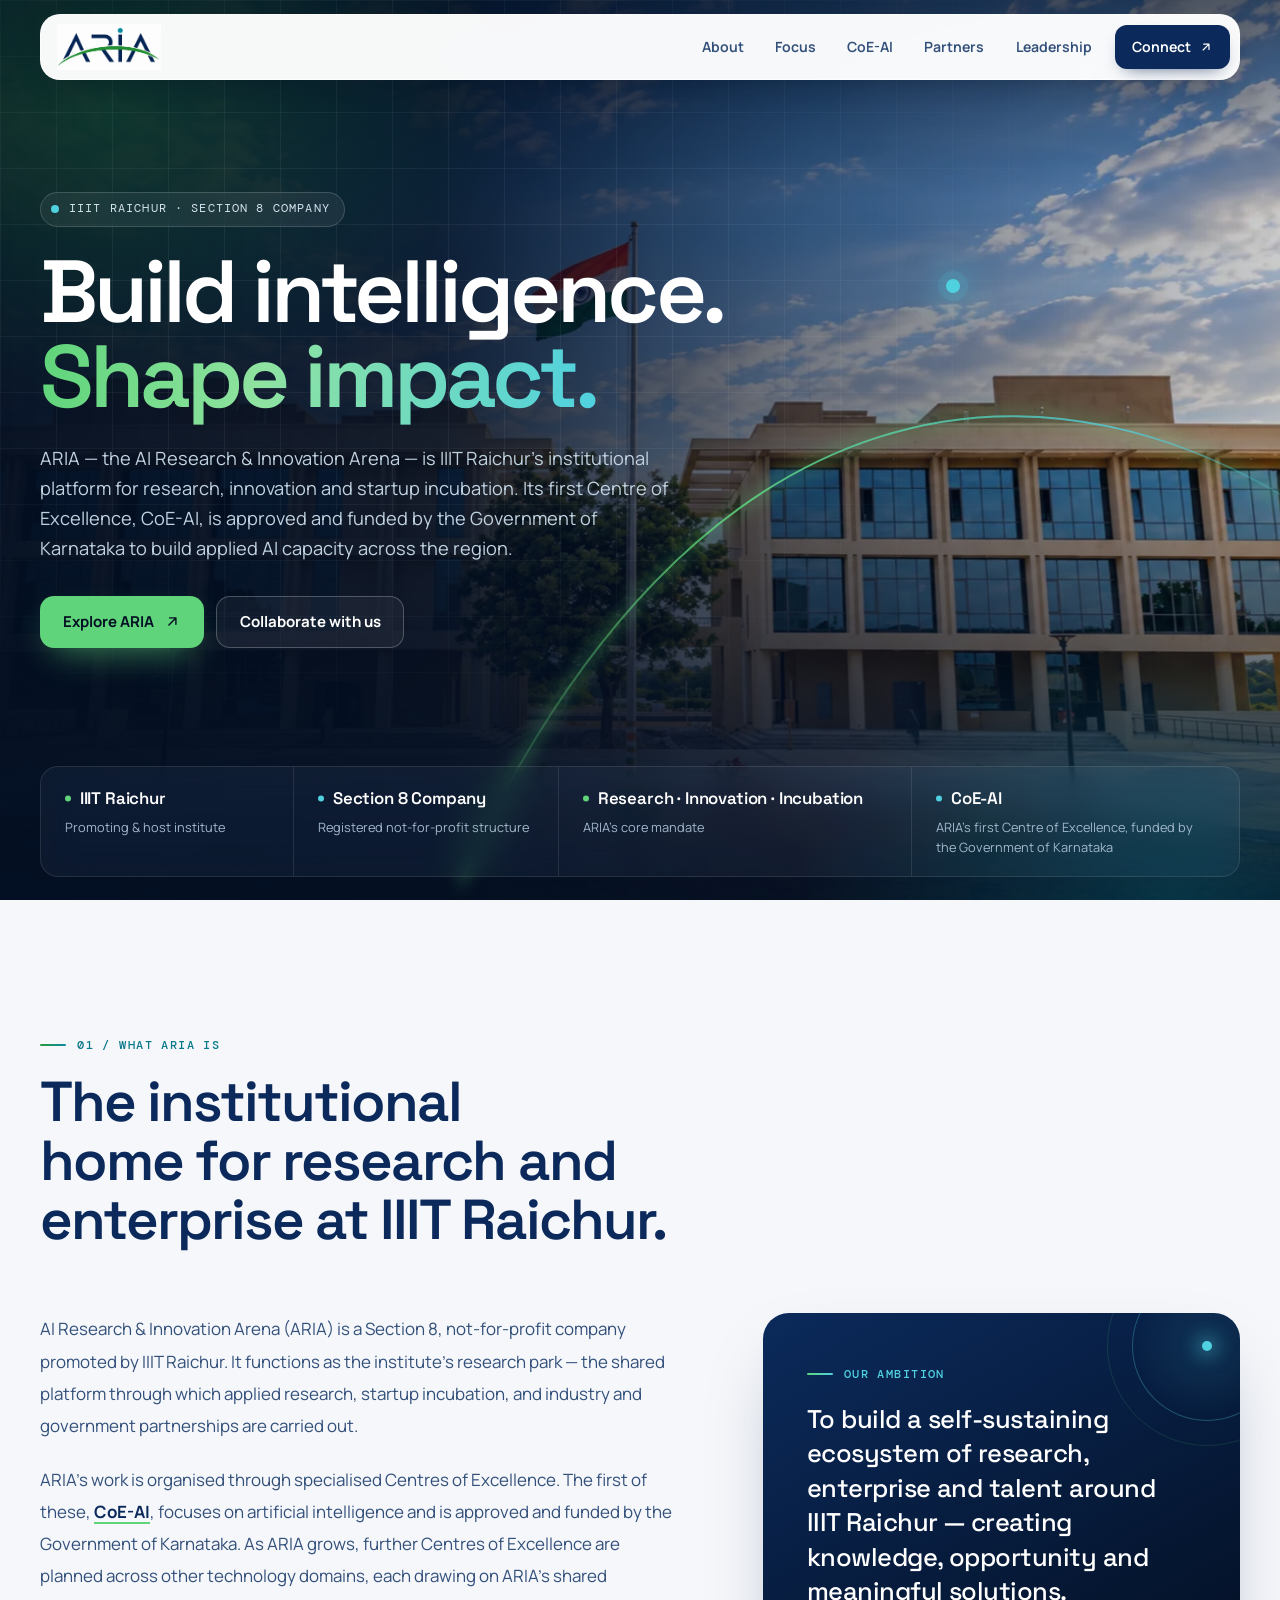
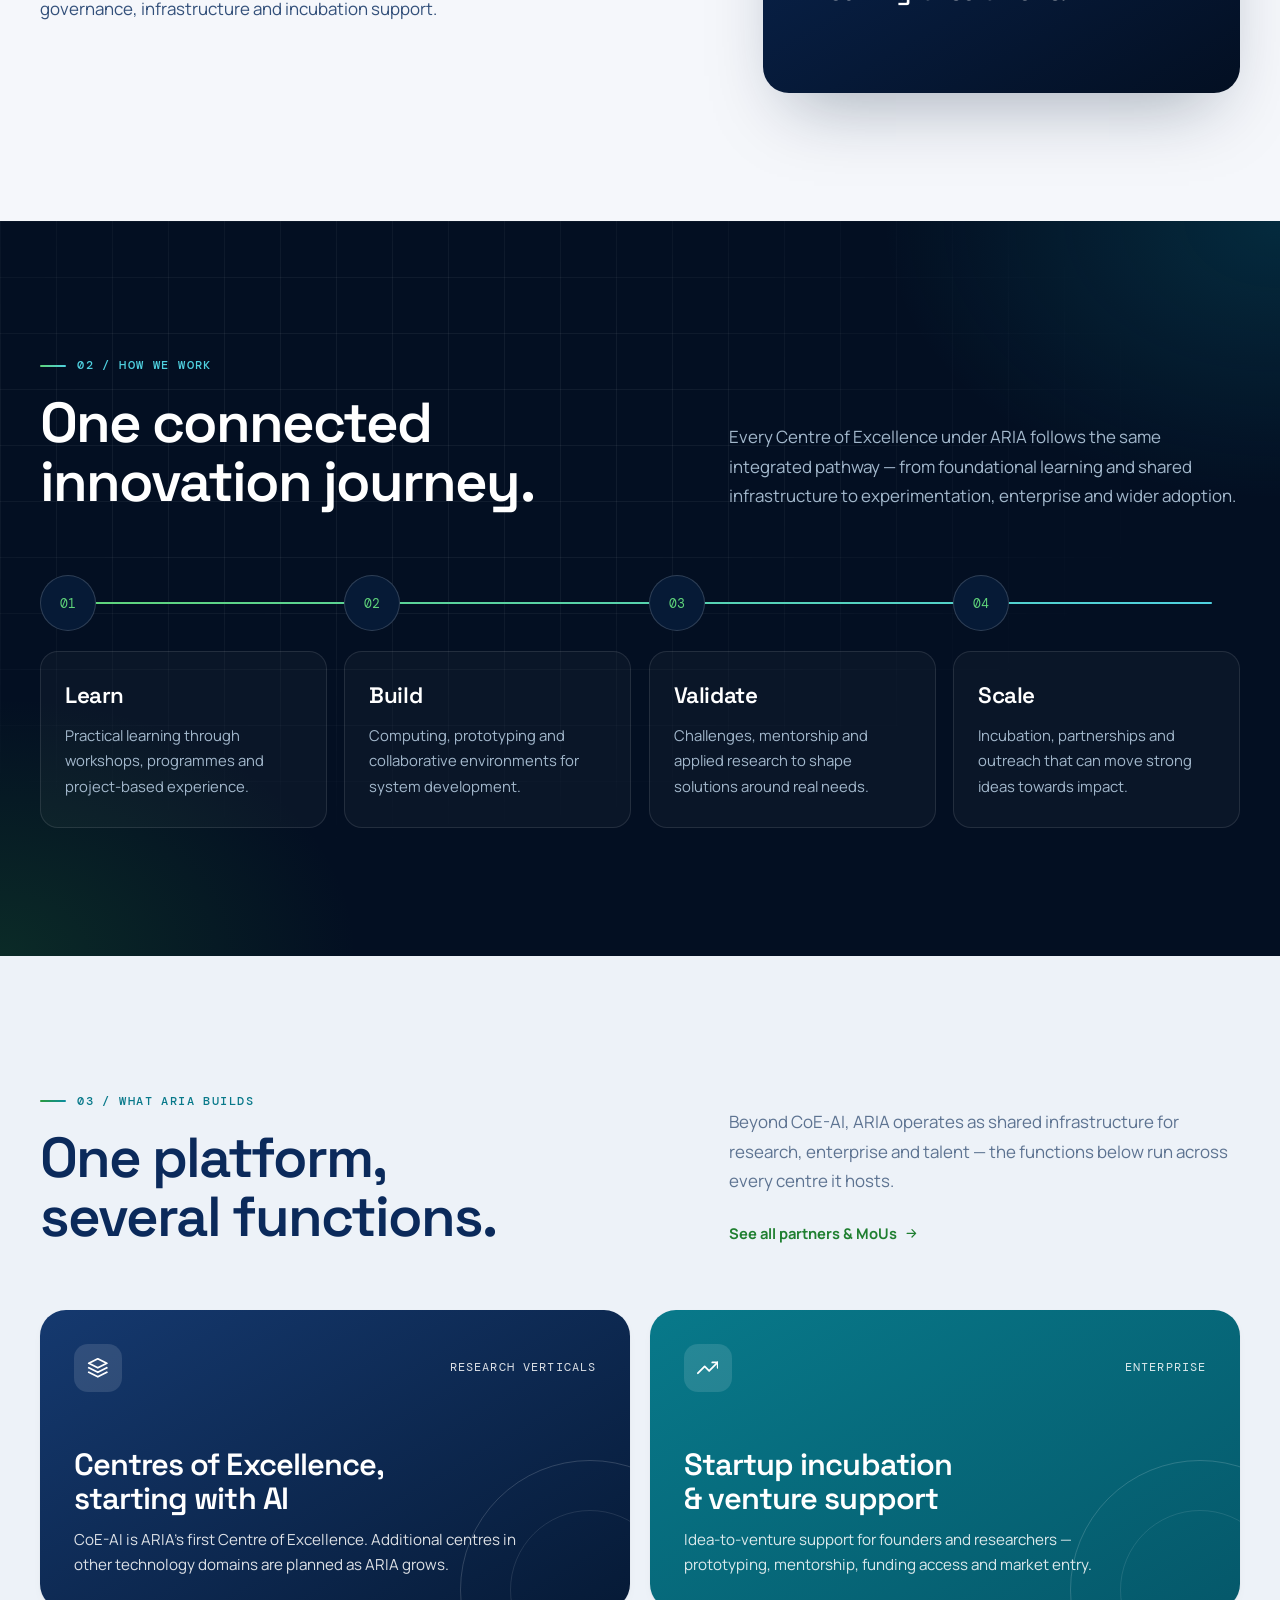
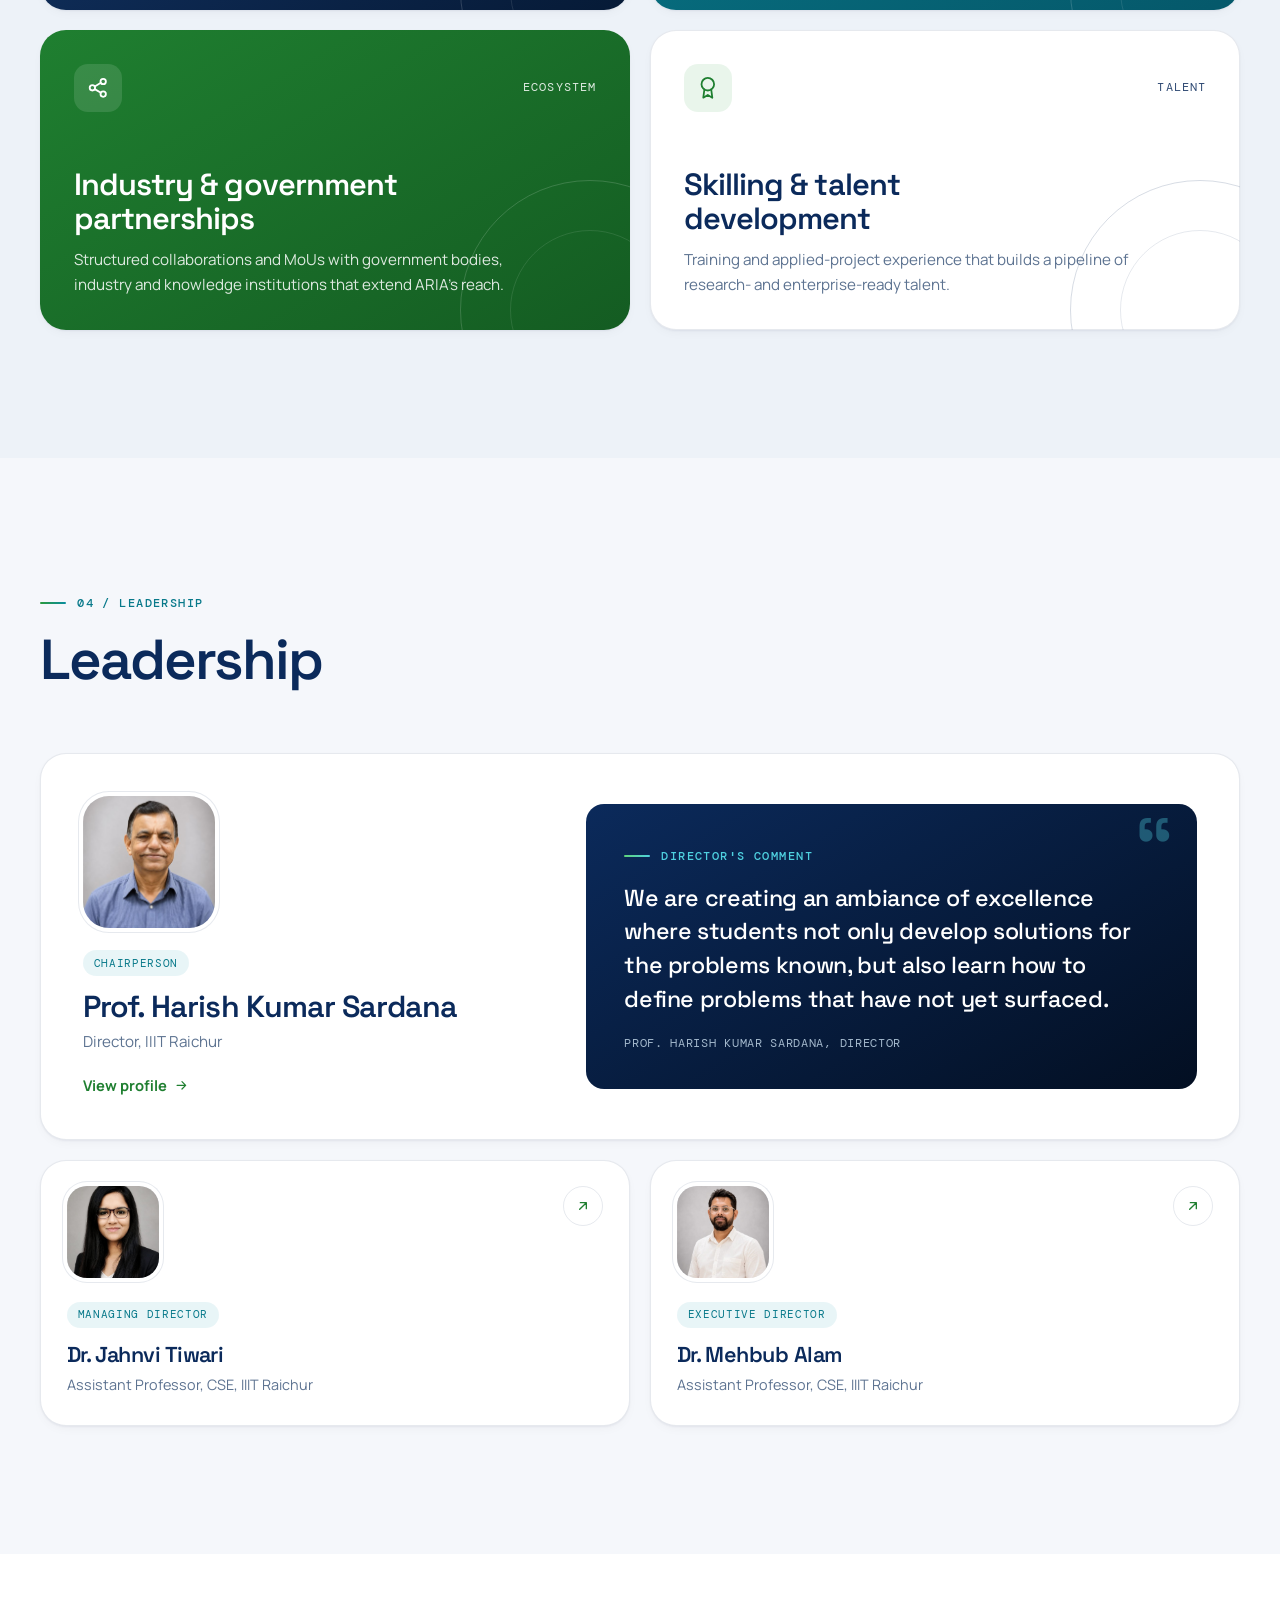
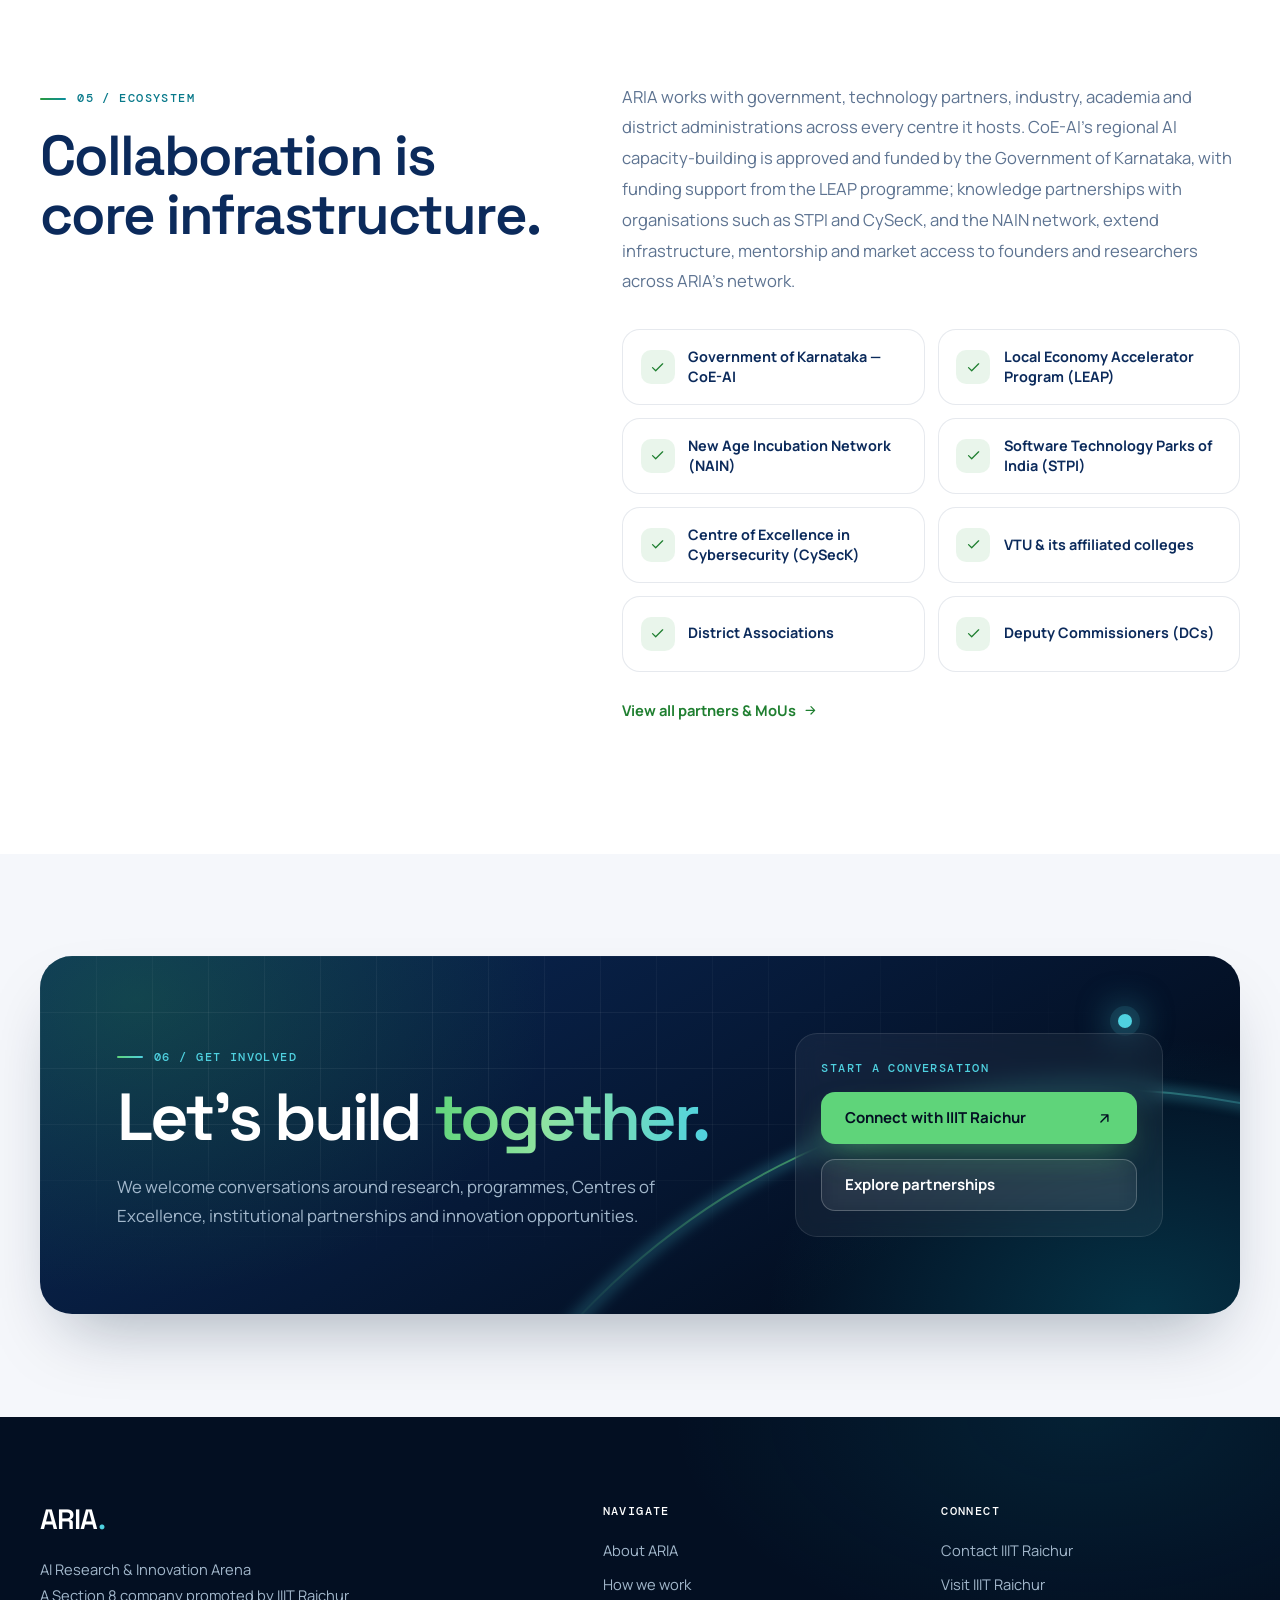
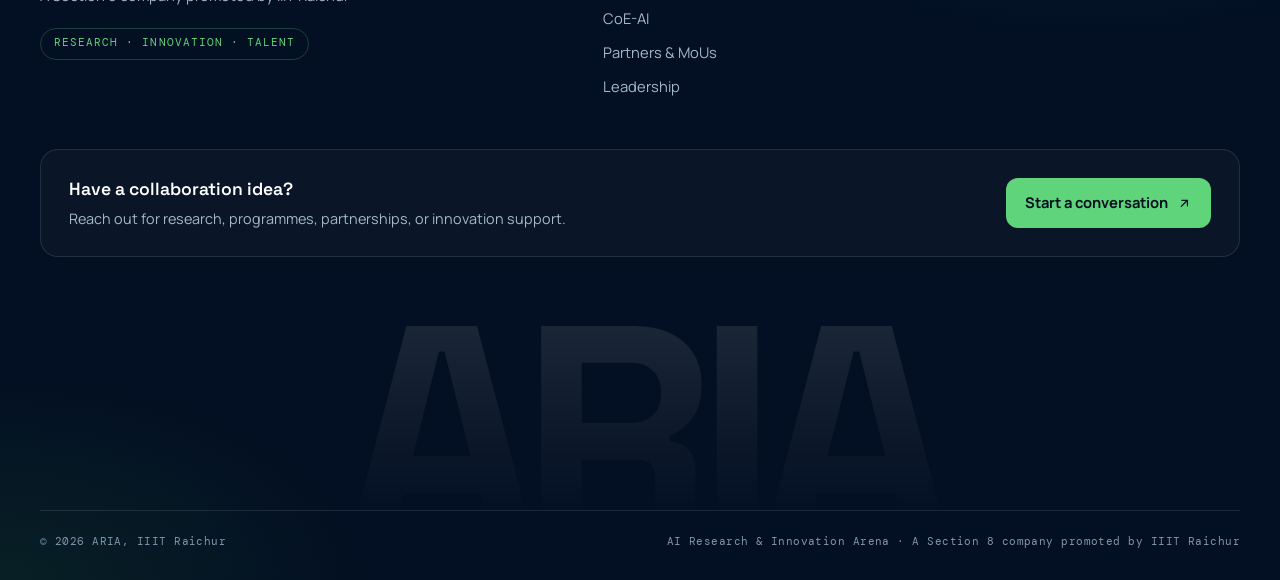
<file: index.html>
<!doctype html>
<html lang="en">
  <head>
    <meta charset="utf-8" />
    <meta name="viewport" content="width=device-width, initial-scale=1" />
    <meta name="description" content="ARIA — IIIT Raichur's Section 8 company for research, innovation and startup incubation, home to CoE-AI and future Centres of Excellence." />
    <meta name="theme-color" content="#030f22" />
    <title>ARIA — AI Research & Innovation Arena</title>
    <link rel="canonical" href="https://aria.iiitr.ac.in/" />
    <link rel="icon" href="/assets/logo.jpg" />

    <!-- Open Graph / Twitter -->
    <meta property="og:type" content="website" />
    <meta property="og:site_name" content="ARIA — AI Research & Innovation Arena" />
    <meta property="og:title" content="ARIA — AI Research & Innovation Arena" />
    <meta property="og:description" content="ARIA — IIIT Raichur's Section 8 company for research, innovation and startup incubation, home to CoE-AI and future Centres of Excellence." />
    <meta property="og:url" content="https://aria.iiitr.ac.in/" />
    <meta property="og:image" content="https://aria.iiitr.ac.in/assets/logo.jpg" />
    <meta property="og:locale" content="en" />
    <meta name="twitter:card" content="summary_large_image" />
    <meta name="twitter:title" content="ARIA — AI Research & Innovation Arena" />
    <meta name="twitter:description" content="ARIA — IIIT Raichur's Section 8 company for research, innovation and startup incubation, home to CoE-AI and future Centres of Excellence." />
    <meta name="twitter:image" content="https://aria.iiitr.ac.in/assets/logo.jpg" />

    <script type="application/ld+json">
      {
        "@context": "https://schema.org",
        "@type": "Organization",
        "name": "ARIA — AI Research & Innovation Arena",
        "alternateName": "ARIA",
        "url": "https://aria.iiitr.ac.in/",
        "logo": "https://aria.iiitr.ac.in/assets/logo.jpg",
        "description": "ARIA — IIIT Raichur's Section 8 company for research, innovation and startup incubation, home to CoE-AI and future Centres of Excellence.",
        "parentOrganization": {
          "@type": "CollegeOrUniversity",
          "name": "IIIT Raichur",
          "url": "https://iiitr.ac.in"
        }
      }
    </script>

    <link rel="preconnect" href="https://fonts.googleapis.com" />
    <link rel="preconnect" href="https://fonts.gstatic.com" crossorigin />
    <link href="https://fonts.googleapis.com/css2?family=DM+Mono:wght@400;500&family=Manrope:wght@400;500;600;700;800&family=Space+Grotesk:wght@500;600;700&display=swap" rel="stylesheet" />
    <link rel="stylesheet" href="/assets/css/aria.css" />
    <script>document.documentElement.classList.add('js');</script>
    <script src="/assets/js/aria.js" defer></script>
  </head>
  <body>
    <a class="skip-link" href="#main">Skip to content</a>
    <div class="scroll-progress" aria-hidden="true"></div>

    <header class="site-header">
      <nav class="nav shell" aria-label="Primary navigation">
        <a class="brand" href="/" aria-label="ARIA home"><img src="/assets/logo.jpg" alt="ARIA" width="104" height="46" /></a>
        <button class="menu-toggle" id="menu-toggle" type="button" aria-expanded="false" aria-controls="primary-nav" aria-label="Toggle navigation"><span></span></button>
        <ul class="nav-links" id="primary-nav">
          <li><a href="#about">About</a></li>
          <li><a href="#focus">Focus</a></li>
          <li><a href="/coe-ai.html">CoE-AI</a></li>
          <li><a href="/partners.html">Partners</a></li>
          <li><a href="#leadership">Leadership</a></li>
          <li><a class="nav-contact" href="#contact">Connect <svg class="i" viewBox="0 0 24 24" aria-hidden="true"><path d="M7 17 17 7M8 7h9v9" /></svg></a></li>
        </ul>
      </nav>
    </header>

    <main id="main">
      <section class="hero" id="top">
        <div class="hero-media" aria-hidden="true"></div>
        <div class="hero-glow" aria-hidden="true"></div>
        <div class="hero-grid" aria-hidden="true"></div>
        <svg class="arc" viewBox="0 0 1440 800" preserveAspectRatio="none" aria-hidden="true" focusable="false">
          <defs>
            <linearGradient id="arcGradient" x1="0" y1="0" x2="1" y2="0">
              <stop offset="0" stop-color="#5fd47a" stop-opacity="0" />
              <stop offset=".3" stop-color="#5fd47a" stop-opacity=".85" />
              <stop offset=".75" stop-color="#4fd1e0" stop-opacity=".75" />
              <stop offset="1" stop-color="#4fd1e0" stop-opacity="0" />
            </linearGradient>
          </defs>
          <path class="arc-glow" pathLength="1" d="M520 780 C 780 330, 1180 290, 1500 470" />
          <path class="arc-line" pathLength="1" d="M520 780 C 780 330, 1180 290, 1500 470" />
        </svg>
        <span class="arc-dot" aria-hidden="true"></span>

        <div class="shell">
          <div class="hero-inner">
            <p class="eyebrow"><span class="eyebrow-dot"></span>IIIT Raichur · Section 8 Company</p>
            <h1>Build intelligence.<br /><span class="grad">Shape impact.</span></h1>
            <p class="hero-lede">ARIA — the AI Research &amp; Innovation Arena — is IIIT Raichur's institutional platform for research, innovation and startup incubation. Its first Centre of Excellence, CoE-AI, is approved and funded by the Government of Karnataka to build applied AI capacity across the region.</p>
            <div class="actions">
              <a class="button button-primary" href="#focus">Explore ARIA <svg class="i" viewBox="0 0 24 24" aria-hidden="true"><path d="M7 17 17 7M8 7h9v9" /></svg></a>
              <a class="button button-ghost" href="#contact">Collaborate with us</a>
            </div>
          </div>
          <dl class="hero-stats" aria-label="ARIA at a glance">
            <div><dt>IIIT Raichur</dt><dd>Promoting &amp; host institute</dd></div>
            <div><dt>Section 8 Company</dt><dd>Registered not-for-profit structure</dd></div>
            <div><dt>Research · Innovation · Incubation</dt><dd>ARIA's core mandate</dd></div>
            <div><dt>CoE-AI</dt><dd>ARIA's first Centre of Excellence, funded by the Government of Karnataka</dd></div>
          </dl>
        </div>
      </section>

      <section class="section section-paper" id="about">
        <div class="shell">
          <div class="section-head" data-reveal>
            <p class="kicker">01 / What ARIA is</p>
            <h2>The institutional home for research and enterprise at IIIT Raichur.</h2>
          </div>
          <div class="about-grid">
            <div class="body-copy" data-reveal>
              <p>AI Research &amp; Innovation Arena (ARIA) is a Section 8, not-for-profit company promoted by IIIT Raichur. It functions as the institute's research park — the shared platform through which applied research, startup incubation, and industry and government partnerships are carried out.</p>
              <p>ARIA's work is organised through specialised Centres of Excellence. The first of these, <a href="/coe-ai.html">CoE-AI</a>, focuses on artificial intelligence and is approved and funded by the Government of Karnataka. As ARIA grows, further Centres of Excellence are planned across other technology domains, each drawing on ARIA's shared governance, infrastructure and incubation support.</p>
            </div>
            <aside class="statement" data-reveal style="--d:2">
              <p class="kicker">Our ambition</p>
              <p>To build a self-sustaining ecosystem of research, enterprise and talent around IIIT Raichur — creating knowledge, opportunity and meaningful solutions.</p>
            </aside>
          </div>
        </div>
      </section>

      <section class="section section-dark journey on-dark" id="focus">
        <div class="hero-glow" aria-hidden="true"></div>
        <div class="hero-grid" aria-hidden="true"></div>
        <div class="shell">
          <div class="section-head split" data-reveal>
            <div>
              <p class="kicker">02 / How we work</p>
              <h2>One connected innovation journey.</h2>
            </div>
            <p class="lede">Every Centre of Excellence under ARIA follows the same integrated pathway — from foundational learning and shared infrastructure to experimentation, enterprise and wider adoption.</p>
          </div>
          <ol class="pathways" data-reveal>
            <li class="pathway" data-reveal style="--d:1"><span class="pathway-no">01</span><div class="pathway-card"><h3>Learn</h3><p>Practical learning through workshops, programmes and project-based experience.</p></div></li>
            <li class="pathway" data-reveal style="--d:2"><span class="pathway-no">02</span><div class="pathway-card"><h3>Build</h3><p>Computing, prototyping and collaborative environments for system development.</p></div></li>
            <li class="pathway" data-reveal style="--d:3"><span class="pathway-no">03</span><div class="pathway-card"><h3>Validate</h3><p>Challenges, mentorship and applied research to shape solutions around real needs.</p></div></li>
            <li class="pathway" data-reveal style="--d:4"><span class="pathway-no">04</span><div class="pathway-card"><h3>Scale</h3><p>Incubation, partnerships and outreach that can move strong ideas towards impact.</p></div></li>
          </ol>
        </div>
      </section>

      <section class="section section-tint" id="programs">
        <div class="shell">
          <div class="section-head split" data-reveal>
            <div>
              <p class="kicker">03 / What ARIA builds</p>
              <h2>One platform, several functions.</h2>
            </div>
            <div>
              <p class="lede">Beyond CoE-AI, ARIA operates as shared infrastructure for research, enterprise and talent — the functions below run across every centre it hosts.</p>
              <a class="text-link" href="/partners.html">See all partners &amp; MoUs <svg class="i" viewBox="0 0 24 24" aria-hidden="true"><path d="M5 12h14M13 6l6 6-6 6" /></svg></a>
            </div>
          </div>
          <div class="program-grid">
            <article class="program" data-reveal>
              <div class="program-top"><span class="program-icon"><svg class="i" viewBox="0 0 24 24" aria-hidden="true"><path d="M12 2 2 7l10 5 10-5-10-5Z" /><path d="m2 17 10 5 10-5" /><path d="m2 12 10 5 10-5" /></svg></span><span class="program-label">Research verticals</span></div>
              <h3>Centres of Excellence, starting with AI</h3>
              <p>CoE-AI is ARIA's first Centre of Excellence. Additional centres in other technology domains are planned as ARIA grows.</p>
            </article>
            <article class="program" data-reveal style="--d:1">
              <div class="program-top"><span class="program-icon"><svg class="i" viewBox="0 0 24 24" aria-hidden="true"><path d="m23 6-9.5 9.5-5-5L1 18" /><path d="M17 6h6v6" /></svg></span><span class="program-label">Enterprise</span></div>
              <h3>Startup incubation &amp; venture support</h3>
              <p>Idea-to-venture support for founders and researchers — prototyping, mentorship, funding access and market entry.</p>
            </article>
            <article class="program" data-reveal>
              <div class="program-top"><span class="program-icon"><svg class="i" viewBox="0 0 24 24" aria-hidden="true"><circle cx="18" cy="5" r="3" /><circle cx="6" cy="12" r="3" /><circle cx="18" cy="19" r="3" /><path d="m8.6 13.5 6.8 4M15.4 6.5l-6.8 4" /></svg></span><span class="program-label">Ecosystem</span></div>
              <h3>Industry &amp; government partnerships</h3>
              <p>Structured collaborations and MoUs with government bodies, industry and knowledge institutions that extend ARIA's reach.</p>
            </article>
            <article class="program" data-reveal style="--d:1">
              <div class="program-top"><span class="program-icon"><svg class="i" viewBox="0 0 24 24" aria-hidden="true"><circle cx="12" cy="8" r="7" /><path d="M8.2 13.9 7 23l5-3 5 3-1.2-9.1" /></svg></span><span class="program-label">Talent</span></div>
              <h3>Skilling &amp; talent development</h3>
              <p>Training and applied-project experience that builds a pipeline of research- and enterprise-ready talent.</p>
            </article>
          </div>
        </div>
      </section>

      <section class="section section-paper" id="leadership">
        <div class="shell">
          <div class="section-head" data-reveal>
            <p class="kicker">04 / Leadership</p>
            <h2>Leadership</h2>
          </div>
          <article class="leader-feature" data-reveal>
            <div class="leader-feature-id">
              <div class="leader-photo-wrap"><img class="leader-photo" src="/assets/images/faculty/sardana.jpg" alt="Prof. Harish Kumar Sardana" loading="lazy" /></div>
              <span class="leader-role">Chairperson</span>
              <h3>Prof. Harish Kumar Sardana</h3>
              <p>Director, IIIT Raichur</p>
              <a class="text-link" href="https://iiitr.ac.in/faculty/hk_sardana">View profile<svg class="i" viewBox="0 0 24 24" aria-hidden="true"><path d="M5 12h14M13 6l6 6-6 6" /></svg></a>
            </div>
            <blockquote class="leader-quote">
              <p class="kicker">Director's comment</p>
              <p>We are creating an ambiance of excellence where students not only develop solutions for the problems known, but also learn how to define problems that have not yet surfaced.</p>
              <cite>Prof. Harish Kumar Sardana, Director</cite>
            </blockquote>
          </article>
          <div class="leader-grid">
            <a class="leader" href="https://iiitr.ac.in/faculty/jahnvi" data-reveal style="--d:1">
              <div class="leader-top"><div class="leader-photo-wrap"><img class="leader-photo" src="/assets/images/faculty/cse/jahnvi.jpg" alt="Dr. Jahnvi Tiwari" loading="lazy" /></div><span class="leader-arrow" aria-hidden="true"><svg class="i" viewBox="0 0 24 24"><path d="M7 17 17 7M8 7h9v9" /></svg></span></div>
              <span class="leader-role">Managing Director</span>
              <h3>Dr. Jahnvi Tiwari</h3>
              <p>Assistant Professor, CSE, IIIT Raichur</p>
            </a>
            <a class="leader" href="https://iiitr.ac.in/faculty/mehbub" data-reveal style="--d:1">
              <div class="leader-top"><div class="leader-photo-wrap"><img class="leader-photo" src="/assets/images/faculty/cse/mehbub.jpg" alt="Dr. Mehbub Alam" loading="lazy" /></div><span class="leader-arrow" aria-hidden="true"><svg class="i" viewBox="0 0 24 24"><path d="M7 17 17 7M8 7h9v9" /></svg></span></div>
              <span class="leader-role">Executive Director</span>
              <h3>Dr. Mehbub Alam</h3>
              <p>Assistant Professor, CSE, IIIT Raichur</p>
            </a>
          </div>
        </div>
      </section>

      <section class="section section-white" id="ecosystem">
        <div class="shell ecosystem-grid">
          <div class="section-head" data-reveal>
            <p class="kicker">05 / Ecosystem</p>
            <h2>Collaboration is core infrastructure.</h2>
          </div>
          <div class="ecosystem-copy" data-reveal style="--d:1">
            <p>ARIA works with government, technology partners, industry, academia and district administrations across every centre it hosts. CoE-AI's regional AI capacity-building is approved and funded by the Government of Karnataka, with funding support from the LEAP programme; knowledge partnerships with organisations such as STPI and CySecK, and the NAIN network, extend infrastructure, mentorship and market access to founders and researchers across ARIA's network.</p>
            <ul class="partner-list" aria-label="ARIA ecosystem partners">
              <li class="partner" data-reveal style="--d:1"><span class="partner-mark"><svg class="i" viewBox="0 0 24 24" aria-hidden="true"><path d="M20 6 9 17l-5-5" /></svg></span>Government of Karnataka — CoE-AI</li>
              <li class="partner" data-reveal style="--d:2"><span class="partner-mark"><svg class="i" viewBox="0 0 24 24" aria-hidden="true"><path d="M20 6 9 17l-5-5" /></svg></span>Local Economy Accelerator Program (LEAP)</li>
              <li class="partner" data-reveal style="--d:3"><span class="partner-mark"><svg class="i" viewBox="0 0 24 24" aria-hidden="true"><path d="M20 6 9 17l-5-5" /></svg></span>New Age Incubation Network (NAIN)</li>
              <li class="partner" data-reveal style="--d:4"><span class="partner-mark"><svg class="i" viewBox="0 0 24 24" aria-hidden="true"><path d="M20 6 9 17l-5-5" /></svg></span>Software Technology Parks of India (STPI)</li>
              <li class="partner" data-reveal style="--d:1"><span class="partner-mark"><svg class="i" viewBox="0 0 24 24" aria-hidden="true"><path d="M20 6 9 17l-5-5" /></svg></span>Centre of Excellence in Cybersecurity (CySecK)</li>
              <li class="partner" data-reveal style="--d:2"><span class="partner-mark"><svg class="i" viewBox="0 0 24 24" aria-hidden="true"><path d="M20 6 9 17l-5-5" /></svg></span>VTU &amp; its affiliated colleges</li>
              <li class="partner" data-reveal style="--d:3"><span class="partner-mark"><svg class="i" viewBox="0 0 24 24" aria-hidden="true"><path d="M20 6 9 17l-5-5" /></svg></span>District Associations</li>
              <li class="partner" data-reveal style="--d:4"><span class="partner-mark"><svg class="i" viewBox="0 0 24 24" aria-hidden="true"><path d="M20 6 9 17l-5-5" /></svg></span>Deputy Commissioners (DCs)</li>
            </ul>
            <a class="text-link" href="/partners.html">View all partners &amp; MoUs <svg class="i" viewBox="0 0 24 24" aria-hidden="true"><path d="M5 12h14M13 6l6 6-6 6" /></svg></a>
          </div>
        </div>
      </section>

      <section class="cta" id="contact">
        <div class="shell">
          <div class="cta-card on-dark" data-reveal>
            <div class="hero-glow" aria-hidden="true"></div>
            <div class="hero-grid" aria-hidden="true"></div>
            <svg class="arc" viewBox="0 0 1200 600" preserveAspectRatio="none" aria-hidden="true" focusable="false">
              <defs>
                <linearGradient id="arcGradientCta" x1="0" y1="0" x2="1" y2="0">
                  <stop offset="0" stop-color="#5fd47a" stop-opacity="0" />
                  <stop offset=".4" stop-color="#5fd47a" stop-opacity=".7" />
                  <stop offset="1" stop-color="#4fd1e0" stop-opacity=".2" />
                </linearGradient>
              </defs>
              <path class="arc-glow" pathLength="1" d="M520 640 C 720 260, 1000 150, 1260 270" />
              <path class="arc-line" pathLength="1" d="M520 640 C 720 260, 1000 150, 1260 270" />
            </svg>
            <span class="arc-dot" aria-hidden="true"></span>
            <div>
              <p class="kicker">06 / Get involved</p>
              <h2>Let's build <span class="grad">together.</span></h2>
              <p>We welcome conversations around research, programmes, Centres of Excellence, institutional partnerships and innovation opportunities.</p>
            </div>
            <aside class="cta-panel">
              <strong>Start a conversation</strong>
              <a class="button button-primary" href="https://iiitr.ac.in/reach_us.html">Connect with IIIT Raichur <svg class="i" viewBox="0 0 24 24" aria-hidden="true"><path d="M7 17 17 7M8 7h9v9" /></svg></a>
              <a class="button button-ghost" href="/partners.html">Explore partnerships</a>
            </aside>
          </div>
        </div>
      </section>
    </main>

    <footer class="footer">
      <div class="shell">
        <div class="footer-main">
          <div class="footer-brand-block">
            <a class="footer-brand" href="/">ARIA<span>.</span></a>
            <p>AI Research &amp; Innovation Arena<br />A Section 8 company promoted by IIIT Raichur</p>
            <span class="footer-tag">Research · Innovation · Talent</span>
          </div>
          <div class="footer-column">
            <h3>Navigate</h3>
            <ul>
              <li><a href="#about">About ARIA</a></li>
              <li><a href="#focus">How we work</a></li>
              <li><a href="/coe-ai.html">CoE-AI</a></li>
              <li><a href="/partners.html">Partners &amp; MoUs</a></li>
              <li><a href="#leadership">Leadership</a></li>
            </ul>
          </div>
          <div class="footer-column">
            <h3>Connect</h3>
            <ul>
              <li><a href="https://iiitr.ac.in/reach_us.html">Contact IIIT Raichur</a></li>
              <li><a href="https://iiitr.ac.in/">Visit IIIT Raichur</a></li>
            </ul>
          </div>
        </div>
        <div class="footer-cta">
          <div>
            <strong>Have a collaboration idea?</strong>
            <span>Reach out for research, programmes, partnerships, or innovation support.</span>
          </div>
          <a href="https://iiitr.ac.in/reach_us.html">Start a conversation <svg class="i" viewBox="0 0 24 24" aria-hidden="true"><path d="M7 17 17 7M8 7h9v9" /></svg></a>
        </div>
        <p class="footer-mark" aria-hidden="true">ARIA</p>
        <div class="footer-bottom"><span>© 2026 ARIA, IIIT Raichur</span><span>AI Research &amp; Innovation Arena · A Section 8 company promoted by IIIT Raichur</span></div>
      </div>
    </footer>
  </body>
</html>
</file>
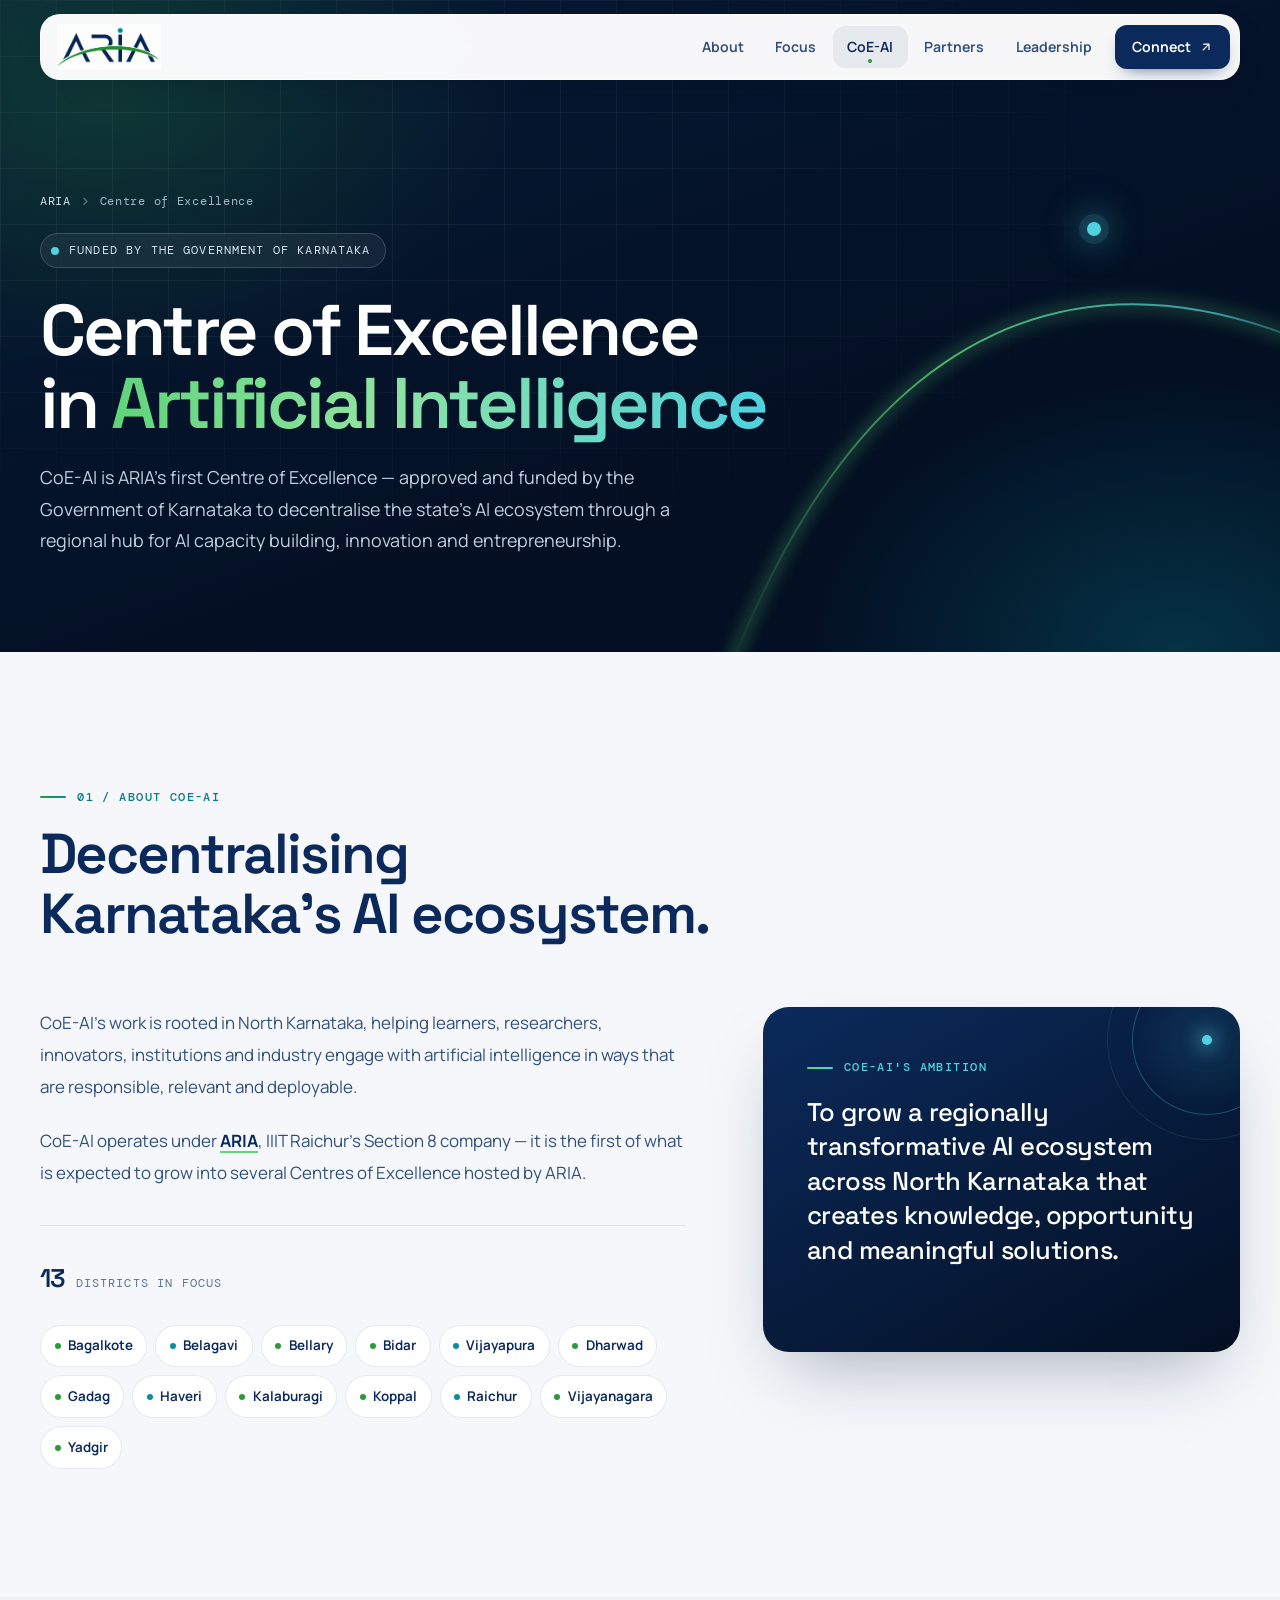
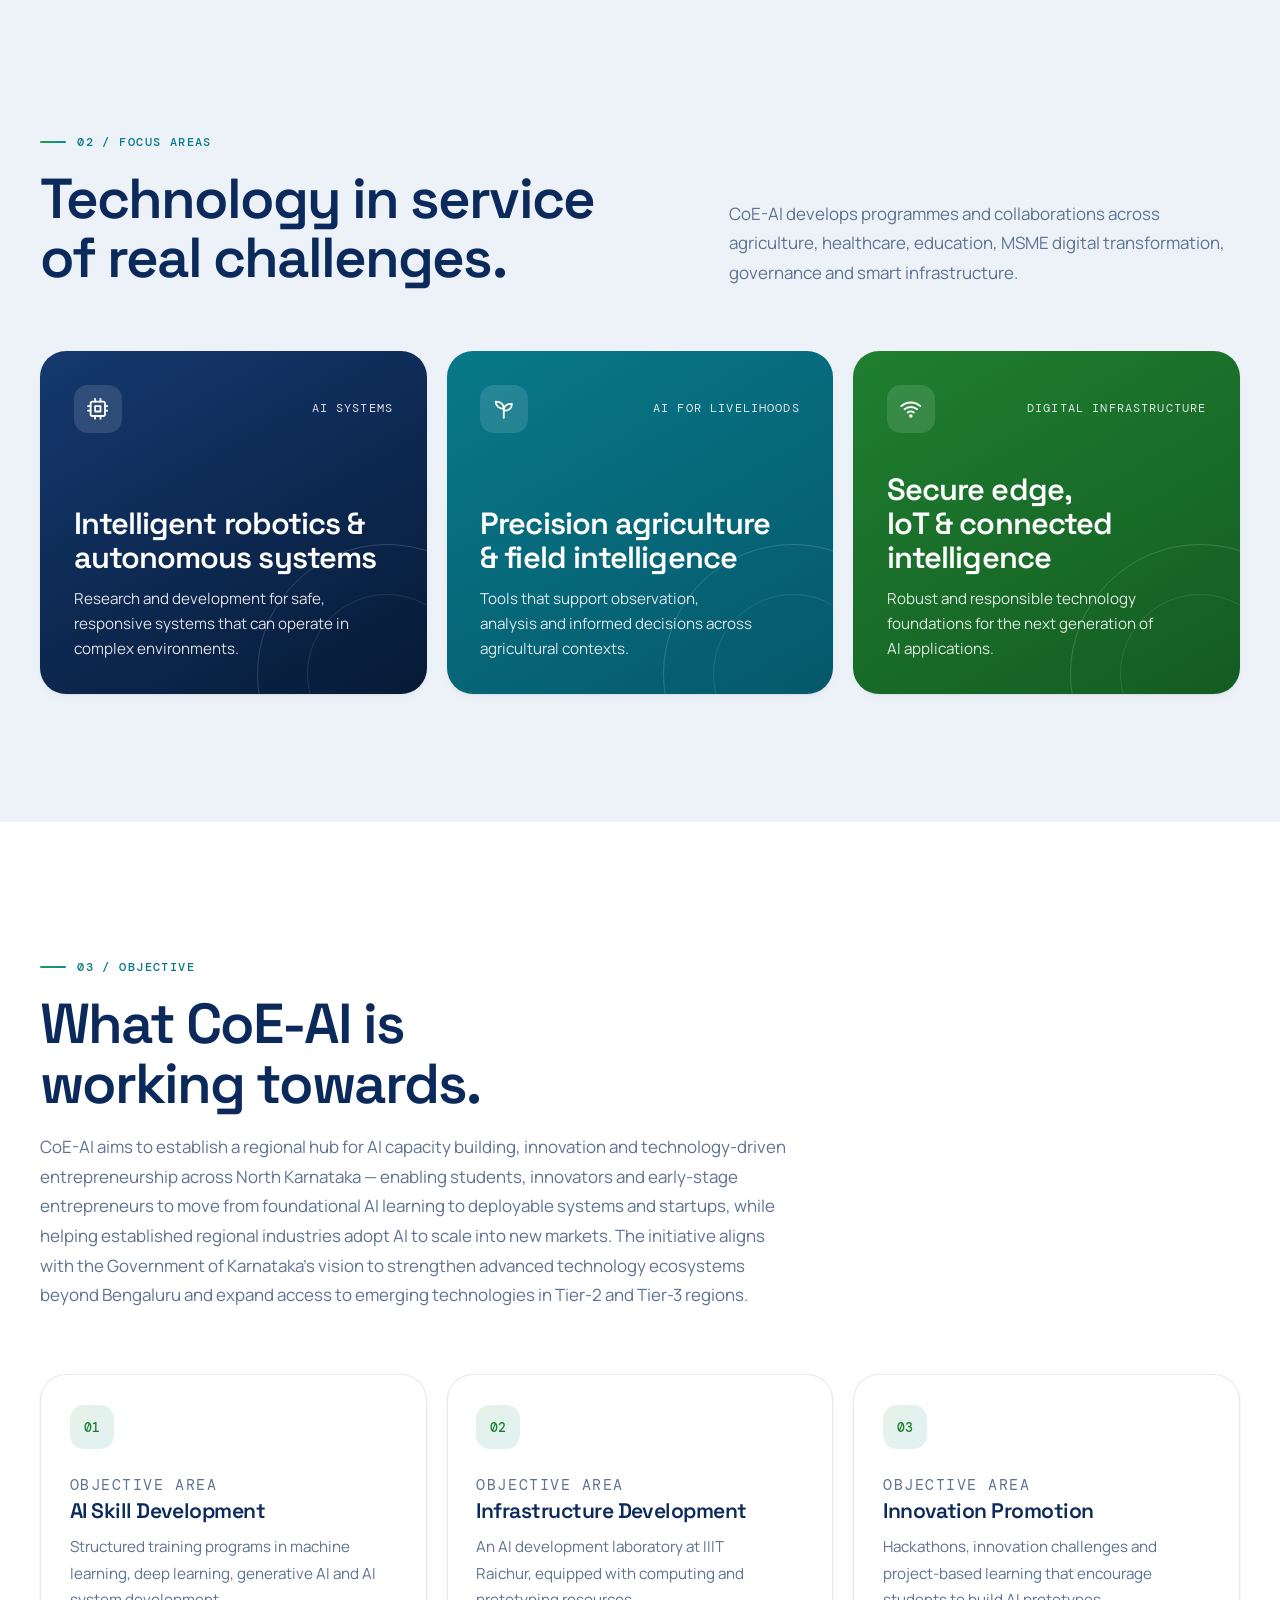
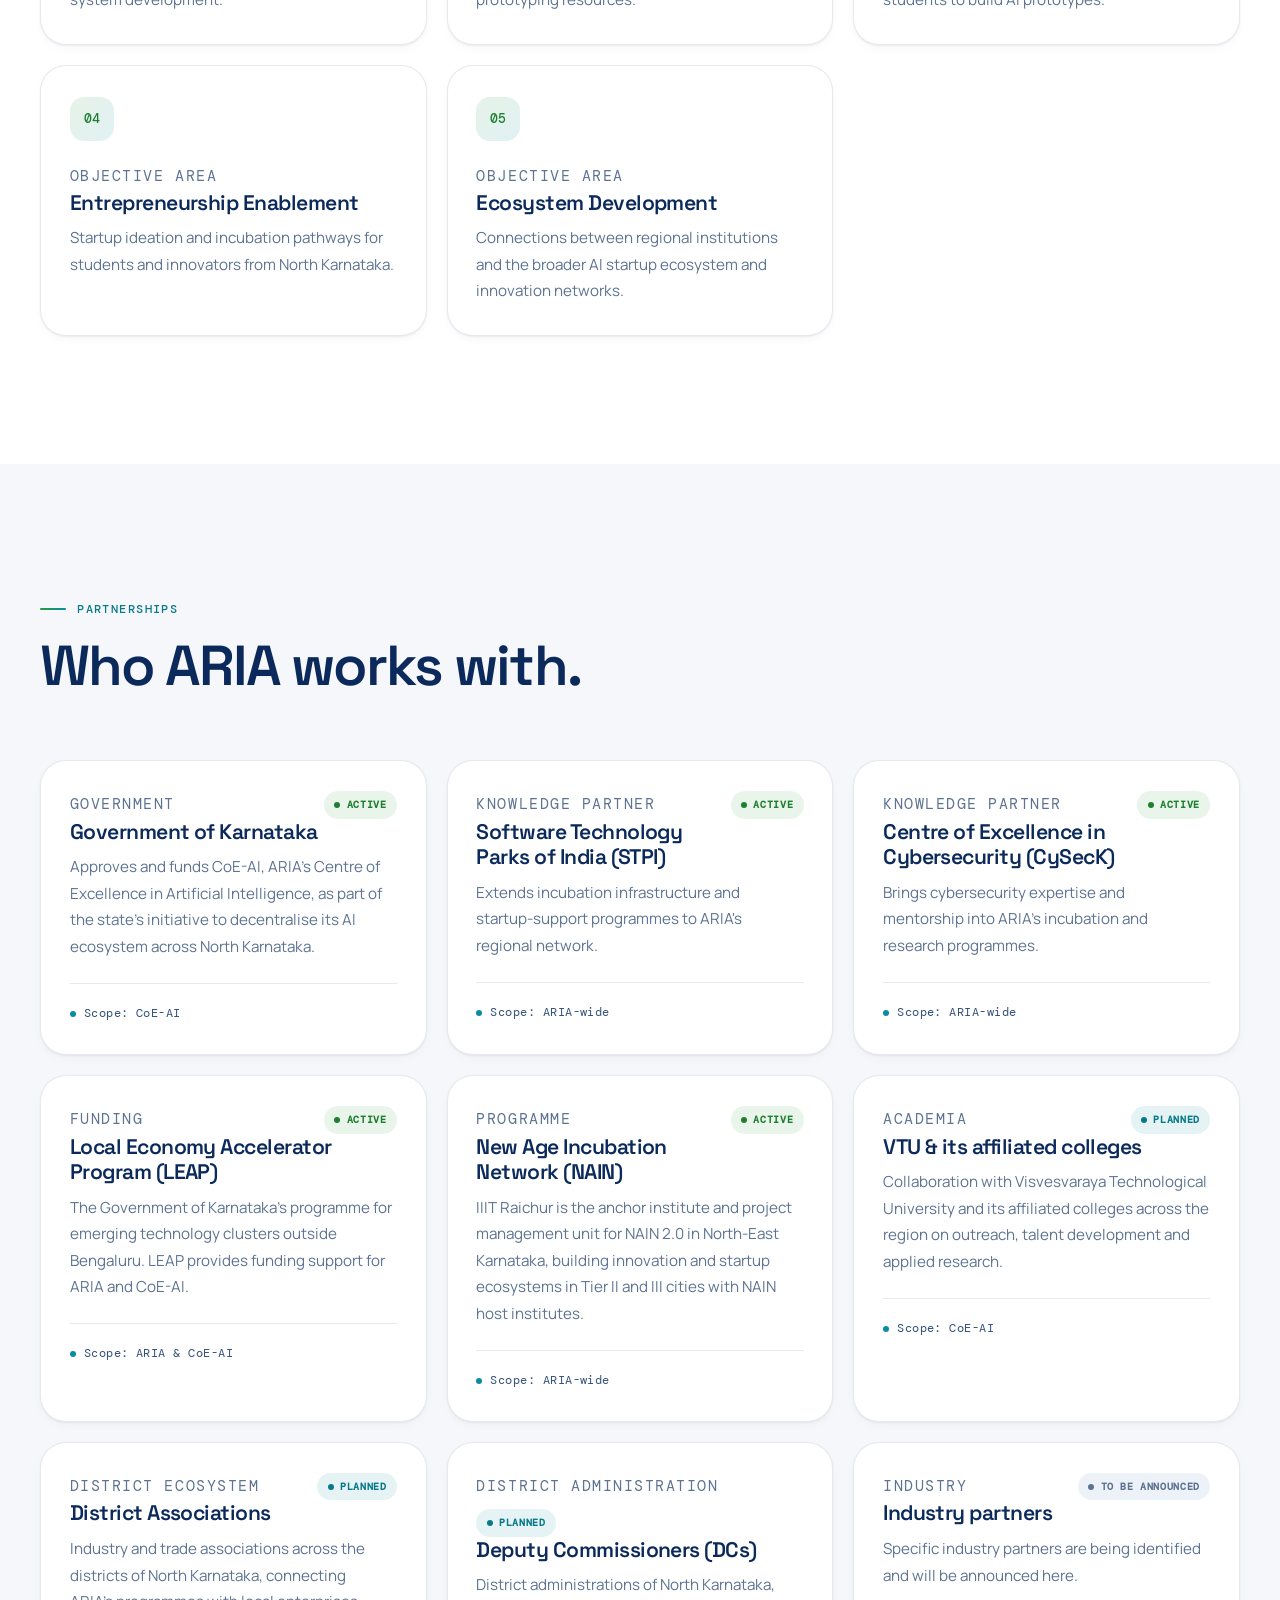
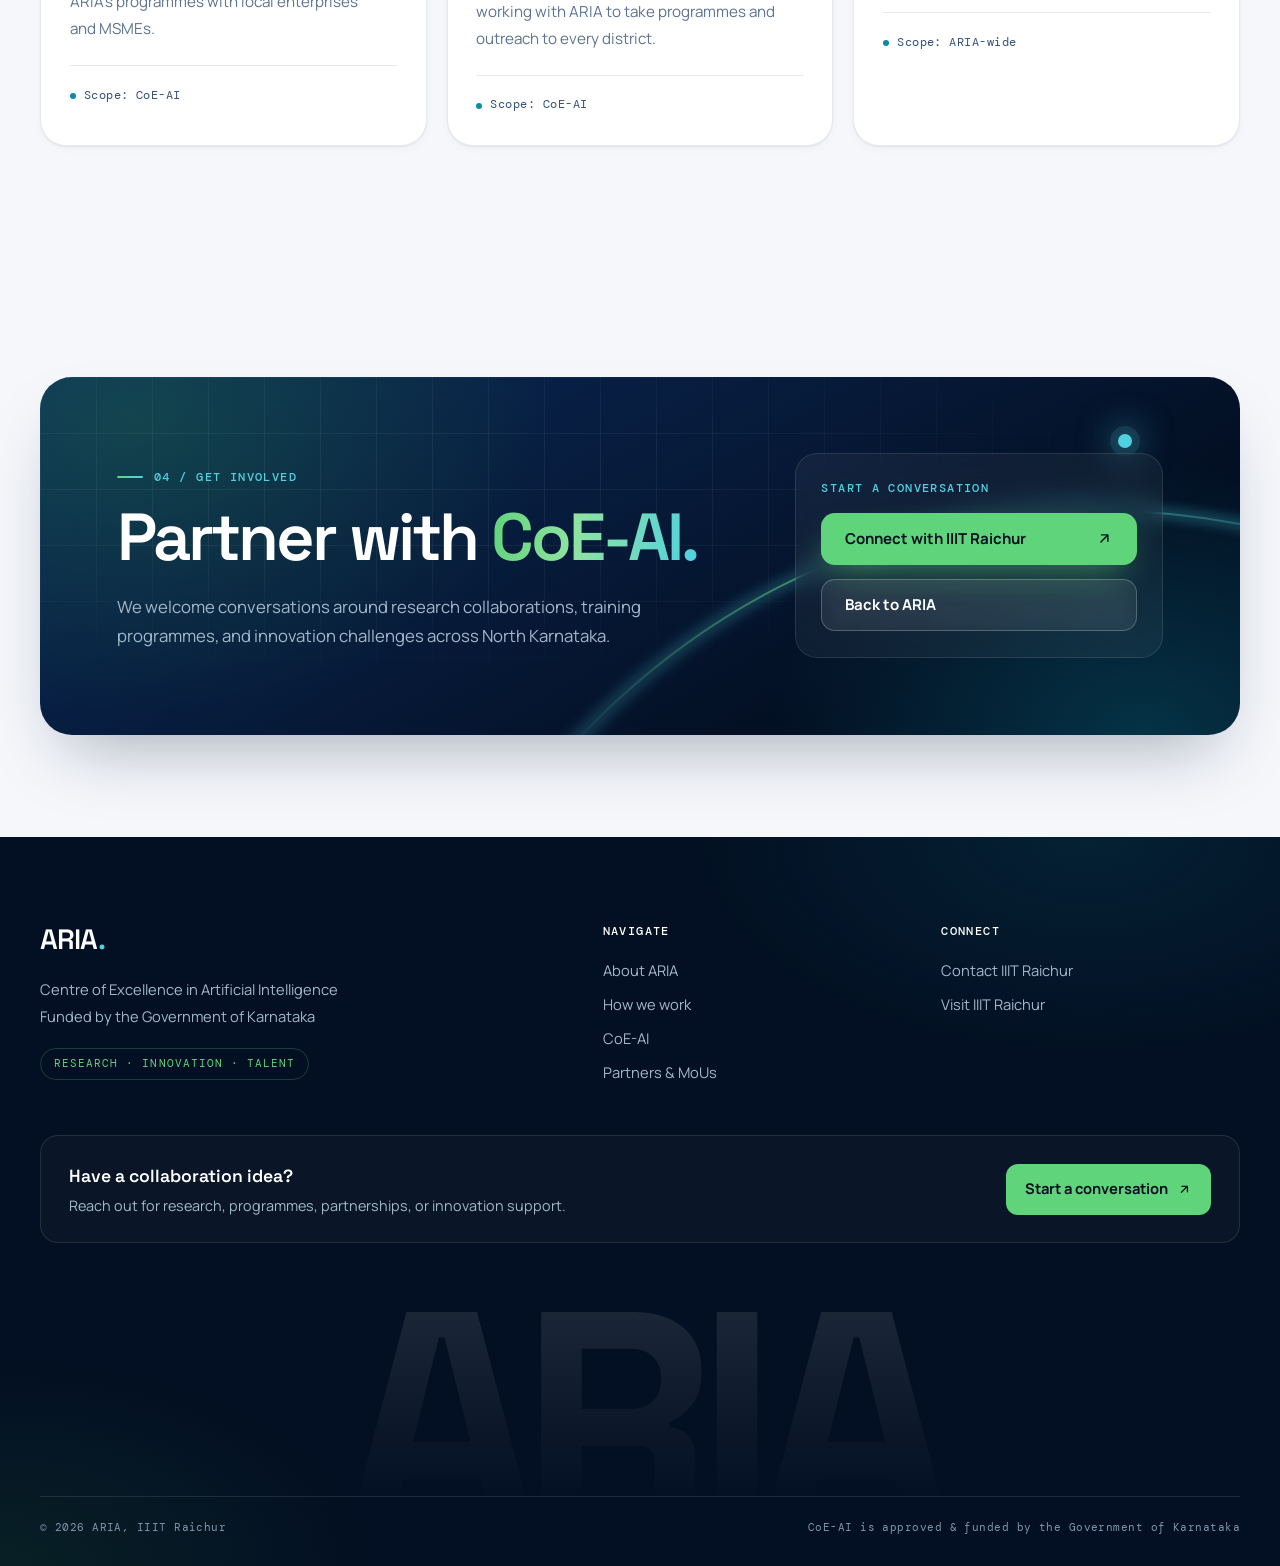
<file: coe-ai.html>
<!doctype html>
<html lang="en">
  <head>
    <meta charset="utf-8" />
    <meta name="viewport" content="width=device-width, initial-scale=1" />
    <meta name="description" content="CoE-AI — ARIA's Centre of Excellence in Artificial Intelligence, approved and funded by the Government of Karnataka to build AI capacity across North Karnataka." />
    <meta name="theme-color" content="#030f22" />
    <title>CoE-AI — Centre of Excellence in Artificial Intelligence | ARIA</title>
    <link rel="canonical" href="https://aria.iiitr.ac.in/coe-ai.html" />
    <link rel="icon" href="/assets/logo.jpg" />

    <!-- Open Graph / Twitter -->
    <meta property="og:type" content="website" />
    <meta property="og:site_name" content="ARIA — AI Research & Innovation Arena" />
    <meta property="og:title" content="CoE-AI — Centre of Excellence in Artificial Intelligence" />
    <meta property="og:description" content="CoE-AI — ARIA's Centre of Excellence in Artificial Intelligence, approved and funded by the Government of Karnataka to build AI capacity across North Karnataka." />
    <meta property="og:url" content="https://aria.iiitr.ac.in/coe-ai.html" />
    <meta property="og:image" content="https://aria.iiitr.ac.in/assets/logo.jpg" />
    <meta property="og:locale" content="en" />
    <meta name="twitter:card" content="summary_large_image" />
    <meta name="twitter:title" content="CoE-AI — Centre of Excellence in Artificial Intelligence" />
    <meta name="twitter:description" content="CoE-AI — ARIA's Centre of Excellence in Artificial Intelligence, approved and funded by the Government of Karnataka to build AI capacity across North Karnataka." />
    <meta name="twitter:image" content="https://aria.iiitr.ac.in/assets/logo.jpg" />

    <script type="application/ld+json">
      {
        "@context": "https://schema.org",
        "@type": "Organization",
        "name": "CoE-AI — Centre of Excellence in Artificial Intelligence",
        "url": "https://aria.iiitr.ac.in/coe-ai.html",
        "logo": "https://aria.iiitr.ac.in/assets/logo.jpg",
        "description": "CoE-AI — ARIA's Centre of Excellence in Artificial Intelligence, approved and funded by the Government of Karnataka to build AI capacity across North Karnataka.",
        "parentOrganization": {
          "@type": "Organization",
          "name": "ARIA — AI Research & Innovation Arena",
          "url": "https://aria.iiitr.ac.in/"
        }
      }
    </script>

    <link rel="preconnect" href="https://fonts.googleapis.com" />
    <link rel="preconnect" href="https://fonts.gstatic.com" crossorigin />
    <link href="https://fonts.googleapis.com/css2?family=DM+Mono:wght@400;500&family=Manrope:wght@400;500;600;700;800&family=Space+Grotesk:wght@500;600;700&display=swap" rel="stylesheet" />
    <link rel="stylesheet" href="/assets/css/aria.css" />
    <script>document.documentElement.classList.add('js');</script>
    <script src="/assets/js/aria.js" defer></script>
  </head>
  <body>
    <a class="skip-link" href="#main">Skip to content</a>
    <div class="scroll-progress" aria-hidden="true"></div>

    <header class="site-header">
      <nav class="nav shell" aria-label="Primary navigation">
        <a class="brand" href="/" aria-label="ARIA home"><img src="/assets/logo.jpg" alt="ARIA" width="104" height="46" /></a>
        <button class="menu-toggle" id="menu-toggle" type="button" aria-expanded="false" aria-controls="primary-nav" aria-label="Toggle navigation"><span></span></button>
        <ul class="nav-links" id="primary-nav">
          <li><a href="/#about">About</a></li>
          <li><a href="/#focus">Focus</a></li>
          <li><a class="is-active" href="/coe-ai.html" aria-current="page">CoE-AI</a></li>
          <li><a href="/partners.html">Partners</a></li>
          <li><a href="/#leadership">Leadership</a></li>
          <li><a class="nav-contact" href="#contact">Connect <svg class="i" viewBox="0 0 24 24" aria-hidden="true"><path d="M7 17 17 7M8 7h9v9" /></svg></a></li>
        </ul>
      </nav>
    </header>

    <main id="main">
      <section class="page-hero" id="top">
        <div class="hero-glow" aria-hidden="true"></div>
        <div class="hero-grid" aria-hidden="true"></div>
        <svg class="arc" viewBox="0 0 1440 700" preserveAspectRatio="none" aria-hidden="true" focusable="false">
          <defs>
            <linearGradient id="arcGradient" x1="0" y1="0" x2="1" y2="0">
              <stop offset="0" stop-color="#5fd47a" stop-opacity="0" />
              <stop offset=".35" stop-color="#5fd47a" stop-opacity=".8" />
              <stop offset=".8" stop-color="#4fd1e0" stop-opacity=".7" />
              <stop offset="1" stop-color="#4fd1e0" stop-opacity="0" />
            </linearGradient>
          </defs>
          <path class="arc-glow" pathLength="1" d="M820 720 C 980 330, 1230 260, 1500 380" />
          <path class="arc-line" pathLength="1" d="M820 720 C 980 330, 1230 260, 1500 380" />
        </svg>
        <span class="arc-dot" aria-hidden="true"></span>
        <div class="shell page-hero-inner">
          <p class="crumb"><a href="/">ARIA</a><svg class="i" viewBox="0 0 24 24" aria-hidden="true"><path d="m9 18 6-6-6-6" /></svg><span>Centre of Excellence</span></p>
          <p class="eyebrow"><span class="eyebrow-dot"></span>Funded by the Government of Karnataka</p>
          <h1>Centre of Excellence in <span class="grad">Artificial Intelligence</span></h1>
          <p class="page-hero-lede">CoE-AI is ARIA's first Centre of Excellence — approved and funded by the Government of Karnataka to decentralise the state's AI ecosystem through a regional hub for AI capacity building, innovation and entrepreneurship.</p>
        </div>
      </section>

      <section class="section section-paper" id="about">
        <div class="shell">
          <div class="section-head" data-reveal>
            <p class="kicker">01 / About CoE-AI</p>
            <h2>Decentralising Karnataka's AI ecosystem.</h2>
          </div>
          <div class="about-grid">
            <div class="body-copy" data-reveal>
              <p>CoE-AI's work is rooted in North Karnataka, helping learners, researchers, innovators, institutions and industry engage with artificial intelligence in ways that are responsible, relevant and deployable.</p>
              <p>CoE-AI operates under <a href="/">ARIA</a>, IIIT Raichur's Section 8 company — it is the first of what is expected to grow into several Centres of Excellence hosted by ARIA.</p>
              <div class="chip-block">
                <p class="chip-label"><strong>13</strong> districts in focus</p>
                <div class="chip-row" aria-label="Districts covered by CoE-AI"><span class="chip">Bagalkote</span><span class="chip">Belagavi</span><span class="chip">Bellary</span><span class="chip">Bidar</span><span class="chip">Vijayapura</span><span class="chip">Dharwad</span><span class="chip">Gadag</span><span class="chip">Haveri</span><span class="chip">Kalaburagi</span><span class="chip">Koppal</span><span class="chip">Raichur</span><span class="chip">Vijayanagara</span><span class="chip">Yadgir</span></div>
              </div>
            </div>
            <aside class="statement" data-reveal style="--d:2">
              <p class="kicker">CoE-AI's ambition</p>
              <p>To grow a regionally transformative AI ecosystem across North Karnataka that creates knowledge, opportunity and meaningful solutions.</p>
            </aside>
          </div>
        </div>
      </section>

      <section class="section section-tint" id="focus-areas">
        <div class="shell">
          <div class="section-head split" data-reveal>
            <div>
              <p class="kicker">02 / Focus areas</p>
              <h2>Technology in service of real challenges.</h2>
            </div>
            <p class="lede">CoE-AI develops programmes and collaborations across agriculture, healthcare, education, MSME digital transformation, governance and smart infrastructure.</p>
          </div>
          <div class="program-grid cols-3">
            <article class="program" data-reveal>
              <div class="program-top"><span class="program-icon"><svg class="i" viewBox="0 0 24 24" aria-hidden="true"><rect x="4" y="4" width="16" height="16" rx="2" /><rect x="9" y="9" width="6" height="6" /><path d="M9 1v3M15 1v3M9 20v3M15 20v3M20 9h3M20 14h3M1 9h3M1 14h3" /></svg></span><span class="program-label">AI systems</span></div>
              <h3>Intelligent robotics &amp; autonomous systems</h3>
              <p>Research and development for safe, responsive systems that can operate in complex environments.</p>
            </article>
            <article class="program" data-reveal style="--d:1">
              <div class="program-top"><span class="program-icon"><svg class="i" viewBox="0 0 24 24" aria-hidden="true"><path d="M12 22V12" /><path d="M12 12C12 7 8.5 4 3 4c0 5 4 8 9 8Z" /><path d="M12 14c0-4.5 3-7.5 9-7.5 0 4.5-3 7.5-9 7.5Z" /></svg></span><span class="program-label">AI for livelihoods</span></div>
              <h3>Precision agriculture &amp; field intelligence</h3>
              <p>Tools that support observation, analysis and informed decisions across agricultural contexts.</p>
            </article>
            <article class="program" data-reveal style="--d:2">
              <div class="program-top"><span class="program-icon"><svg class="i" viewBox="0 0 24 24" aria-hidden="true"><path d="M5 12.55a11 11 0 0 1 14.08 0" /><path d="M1.42 9a16 16 0 0 1 21.16 0" /><path d="M8.53 16.11a6 6 0 0 1 6.95 0" /><circle cx="12" cy="20" r="1" /></svg></span><span class="program-label">Digital infrastructure</span></div>
              <h3>Secure edge, IoT &amp; connected intelligence</h3>
              <p>Robust and responsible technology foundations for the next generation of AI applications.</p>
            </article>
          </div>
        </div>
      </section>

      <section class="section section-white" id="objectives">
        <div class="shell">
          <div class="section-head" data-reveal>
            <p class="kicker">03 / Objective</p>
            <h2>What CoE-AI is working towards.</h2>
            <p class="lede">CoE-AI aims to establish a regional hub for AI capacity building, innovation and technology-driven entrepreneurship across North Karnataka — enabling students, innovators and early-stage entrepreneurs to move from foundational AI learning to deployable systems and startups, while helping established regional industries adopt AI to scale into new markets. The initiative aligns with the Government of Karnataka's vision to strengthen advanced technology ecosystems beyond Bengaluru and expand access to emerging technologies in Tier-2 and Tier-3 regions.</p>
          </div>
          <div class="mou-grid cols-3">
            <article class="mou-card" data-reveal><span class="mou-no">01</span><p class="mou-kicker">Objective area</p><h3>AI Skill Development</h3><p>Structured training programs in machine learning, deep learning, generative AI and AI system development.</p></article>
            <article class="mou-card" data-reveal style="--d:1"><span class="mou-no">02</span><p class="mou-kicker">Objective area</p><h3>Infrastructure Development</h3><p>An AI development laboratory at IIIT Raichur, equipped with computing and prototyping resources.</p></article>
            <article class="mou-card" data-reveal style="--d:2"><span class="mou-no">03</span><p class="mou-kicker">Objective area</p><h3>Innovation Promotion</h3><p>Hackathons, innovation challenges and project-based learning that encourage students to build AI prototypes.</p></article>
            <article class="mou-card" data-reveal><span class="mou-no">04</span><p class="mou-kicker">Objective area</p><h3>Entrepreneurship Enablement</h3><p>Startup ideation and incubation pathways for students and innovators from North Karnataka.</p></article>
            <article class="mou-card" data-reveal style="--d:1"><span class="mou-no">05</span><p class="mou-kicker">Objective area</p><h3>Ecosystem Development</h3><p>Connections between regional institutions and the broader AI startup ecosystem and innovation networks.</p></article>
          </div>
        </div>
      </section>

      <section class="section section-paper" id="partners">
        <div class="shell">
          <div class="section-head" data-reveal>
            <p class="kicker">Partnerships</p>
            <h2>Who ARIA works with.</h2>
          </div>
          <div class="mou-grid cols-3">
            <article class="mou-card" data-reveal><p class="mou-kicker">Government <span class="mou-status is-active">Active</span></p><h3>Government of Karnataka</h3><p>Approves and funds CoE-AI, ARIA's Centre of Excellence in Artificial Intelligence, as part of the state's initiative to decentralise its AI ecosystem across North Karnataka.</p><span class="mou-meta">Scope: CoE-AI</span></article>
            <article class="mou-card" data-reveal style="--d:1"><p class="mou-kicker">Knowledge partner <span class="mou-status is-active">Active</span></p><h3>Software Technology Parks of India (STPI)</h3><p>Extends incubation infrastructure and startup-support programmes to ARIA's regional network.</p><span class="mou-meta">Scope: ARIA-wide</span></article>
            <article class="mou-card" data-reveal><p class="mou-kicker">Knowledge partner <span class="mou-status is-active">Active</span></p><h3>Centre of Excellence in Cybersecurity (CySecK)</h3><p>Brings cybersecurity expertise and mentorship into ARIA's incubation and research programmes.</p><span class="mou-meta">Scope: ARIA-wide</span></article>
            <article class="mou-card" data-reveal style="--d:1"><p class="mou-kicker">Funding <span class="mou-status is-active">Active</span></p><h3>Local Economy Accelerator Program (LEAP)</h3><p>The Government of Karnataka's programme for emerging technology clusters outside Bengaluru. LEAP provides funding support for ARIA and CoE-AI.</p><span class="mou-meta">Scope: ARIA &amp; CoE-AI</span></article>
            <article class="mou-card" data-reveal style="--d:2"><p class="mou-kicker">Programme <span class="mou-status is-active">Active</span></p><h3>New Age Incubation Network (NAIN)</h3><p>IIIT Raichur is the anchor institute and project management unit for NAIN 2.0 in North-East Karnataka, building innovation and startup ecosystems in Tier II and III cities with NAIN host institutes.</p><span class="mou-meta">Scope: ARIA-wide</span></article>
            <article class="mou-card" data-reveal><p class="mou-kicker">Academia <span class="mou-status is-planned">Planned</span></p><h3>VTU &amp; its affiliated colleges</h3><p>Collaboration with Visvesvaraya Technological University and its affiliated colleges across the region on outreach, talent development and applied research.</p><span class="mou-meta">Scope: CoE-AI</span></article>
            <article class="mou-card" data-reveal style="--d:1"><p class="mou-kicker">District ecosystem <span class="mou-status is-planned">Planned</span></p><h3>District Associations</h3><p>Industry and trade associations across the districts of North Karnataka, connecting ARIA's programmes with local enterprises and MSMEs.</p><span class="mou-meta">Scope: CoE-AI</span></article>
            <article class="mou-card" data-reveal style="--d:2"><p class="mou-kicker">District administration <span class="mou-status is-planned">Planned</span></p><h3>Deputy Commissioners (DCs)</h3><p>District administrations of North Karnataka, working with ARIA to take programmes and outreach to every district.</p><span class="mou-meta">Scope: CoE-AI</span></article>
            <article class="mou-card" data-reveal><p class="mou-kicker">Industry <span class="mou-status is-tbd">To be announced</span></p><h3>Industry partners</h3><p>Specific industry partners are being identified and will be announced here.</p><span class="mou-meta">Scope: ARIA-wide</span></article>
          </div>
        </div>
      </section>

      <section class="cta" id="contact">
        <div class="shell">
          <div class="cta-card on-dark" data-reveal>
            <div class="hero-glow" aria-hidden="true"></div>
            <div class="hero-grid" aria-hidden="true"></div>
            <svg class="arc" viewBox="0 0 1200 600" preserveAspectRatio="none" aria-hidden="true" focusable="false">
              <defs>
                <linearGradient id="arcGradientCta" x1="0" y1="0" x2="1" y2="0">
                  <stop offset="0" stop-color="#5fd47a" stop-opacity="0" />
                  <stop offset=".4" stop-color="#5fd47a" stop-opacity=".7" />
                  <stop offset="1" stop-color="#4fd1e0" stop-opacity=".2" />
                </linearGradient>
              </defs>
              <path class="arc-glow" pathLength="1" d="M520 640 C 720 260, 1000 150, 1260 270" />
              <path class="arc-line" pathLength="1" d="M520 640 C 720 260, 1000 150, 1260 270" />
            </svg>
            <span class="arc-dot" aria-hidden="true"></span>
            <div>
              <p class="kicker">04 / Get involved</p>
              <h2>Partner with <span class="grad">CoE-AI.</span></h2>
              <p>We welcome conversations around research collaborations, training programmes, and innovation challenges across North Karnataka.</p>
            </div>
            <aside class="cta-panel">
              <strong>Start a conversation</strong>
              <a class="button button-primary" href="https://iiitr.ac.in/reach_us.html">Connect with IIIT Raichur <svg class="i" viewBox="0 0 24 24" aria-hidden="true"><path d="M7 17 17 7M8 7h9v9" /></svg></a>
              <a class="button button-ghost" href="/">Back to ARIA</a>
            </aside>
          </div>
        </div>
      </section>
    </main>

    <footer class="footer">
      <div class="shell">
        <div class="footer-main">
          <div class="footer-brand-block">
            <a class="footer-brand" href="/">ARIA<span>.</span></a>
            <p>Centre of Excellence in Artificial Intelligence<br />Funded by the Government of Karnataka</p>
            <span class="footer-tag">Research · Innovation · Talent</span>
          </div>
          <div class="footer-column">
            <h3>Navigate</h3>
            <ul>
              <li><a href="/#about">About ARIA</a></li>
              <li><a href="/#focus">How we work</a></li>
              <li><a href="/coe-ai.html">CoE-AI</a></li>
              <li><a href="/partners.html">Partners &amp; MoUs</a></li>
            </ul>
          </div>
          <div class="footer-column">
            <h3>Connect</h3>
            <ul>
              <li><a href="https://iiitr.ac.in/reach_us.html">Contact IIIT Raichur</a></li>
              <li><a href="https://iiitr.ac.in/">Visit IIIT Raichur</a></li>
            </ul>
          </div>
        </div>
        <div class="footer-cta">
          <div>
            <strong>Have a collaboration idea?</strong>
            <span>Reach out for research, programmes, partnerships, or innovation support.</span>
          </div>
          <a href="https://iiitr.ac.in/reach_us.html">Start a conversation <svg class="i" viewBox="0 0 24 24" aria-hidden="true"><path d="M7 17 17 7M8 7h9v9" /></svg></a>
        </div>
        <p class="footer-mark" aria-hidden="true">ARIA</p>
        <div class="footer-bottom"><span>© 2026 ARIA, IIIT Raichur</span><span>CoE-AI is approved &amp; funded by the Government of Karnataka</span></div>
      </div>
    </footer>
  </body>
</html>
</file>
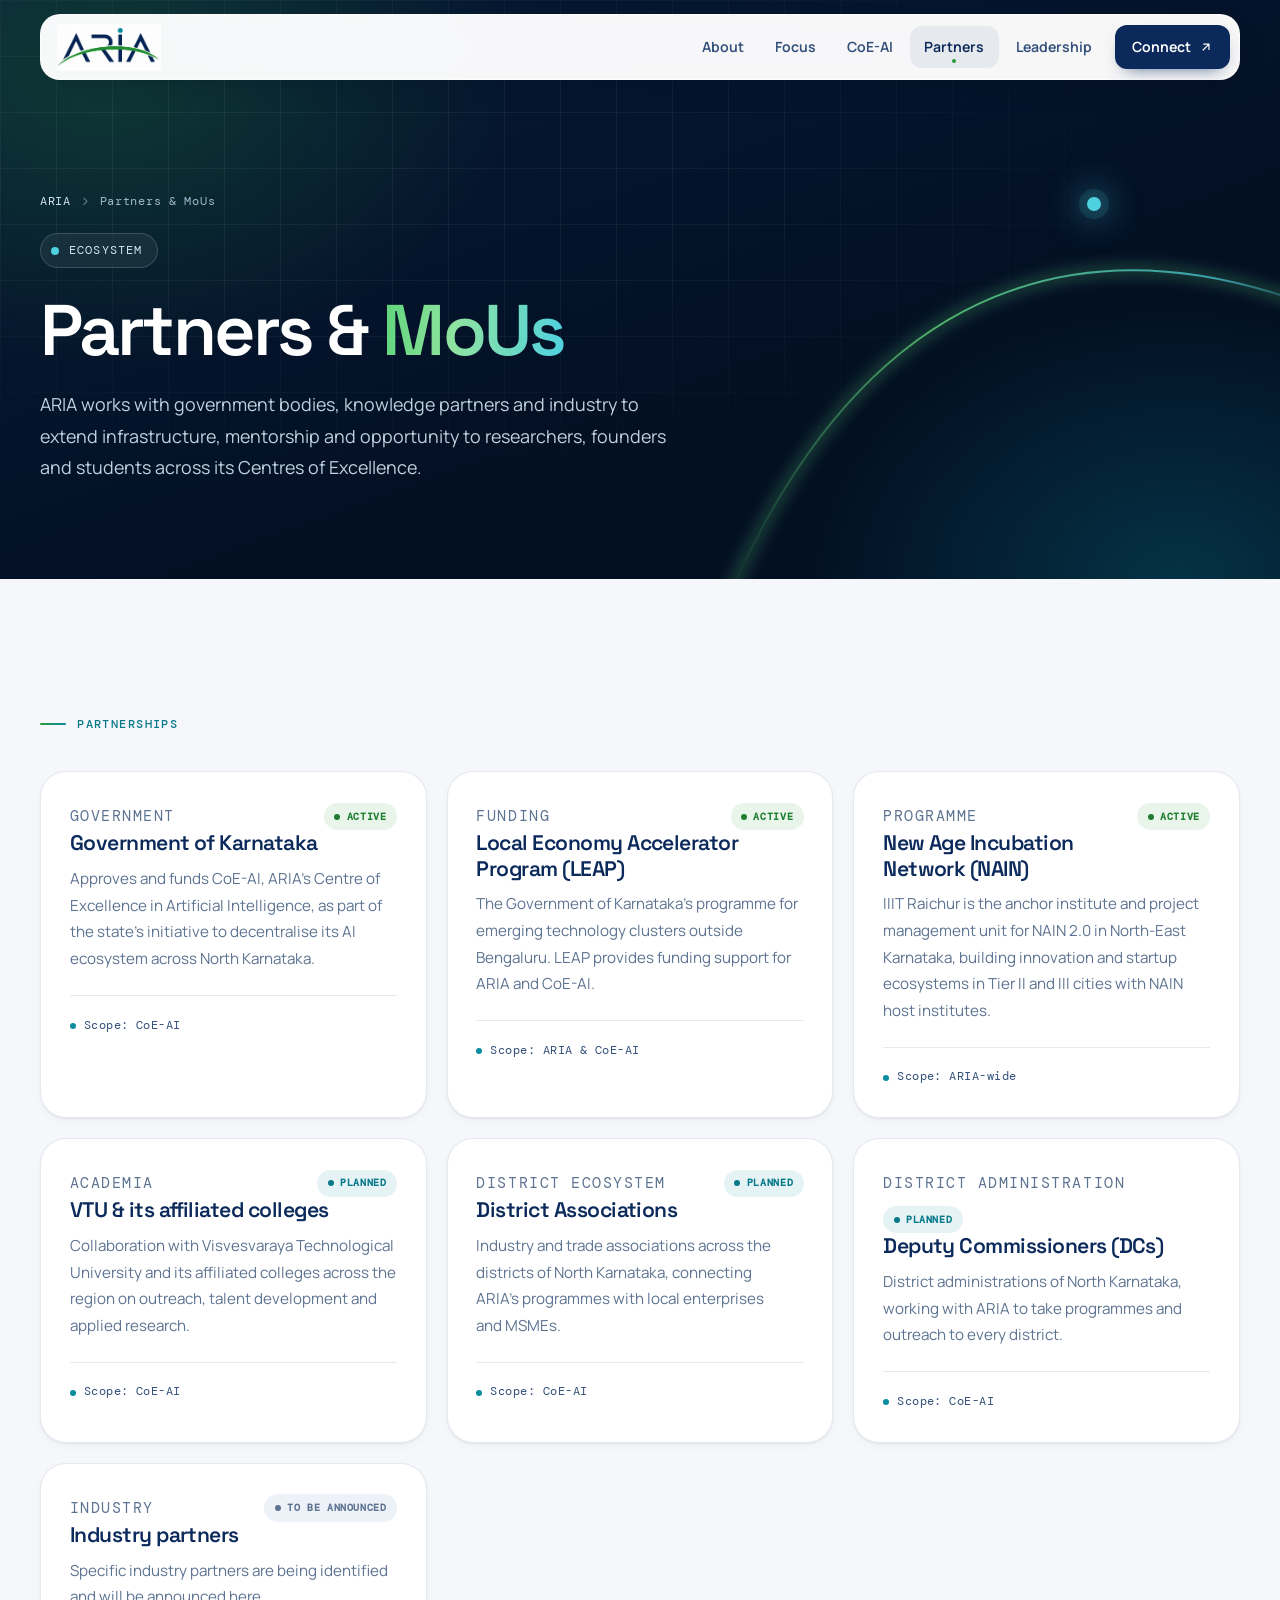
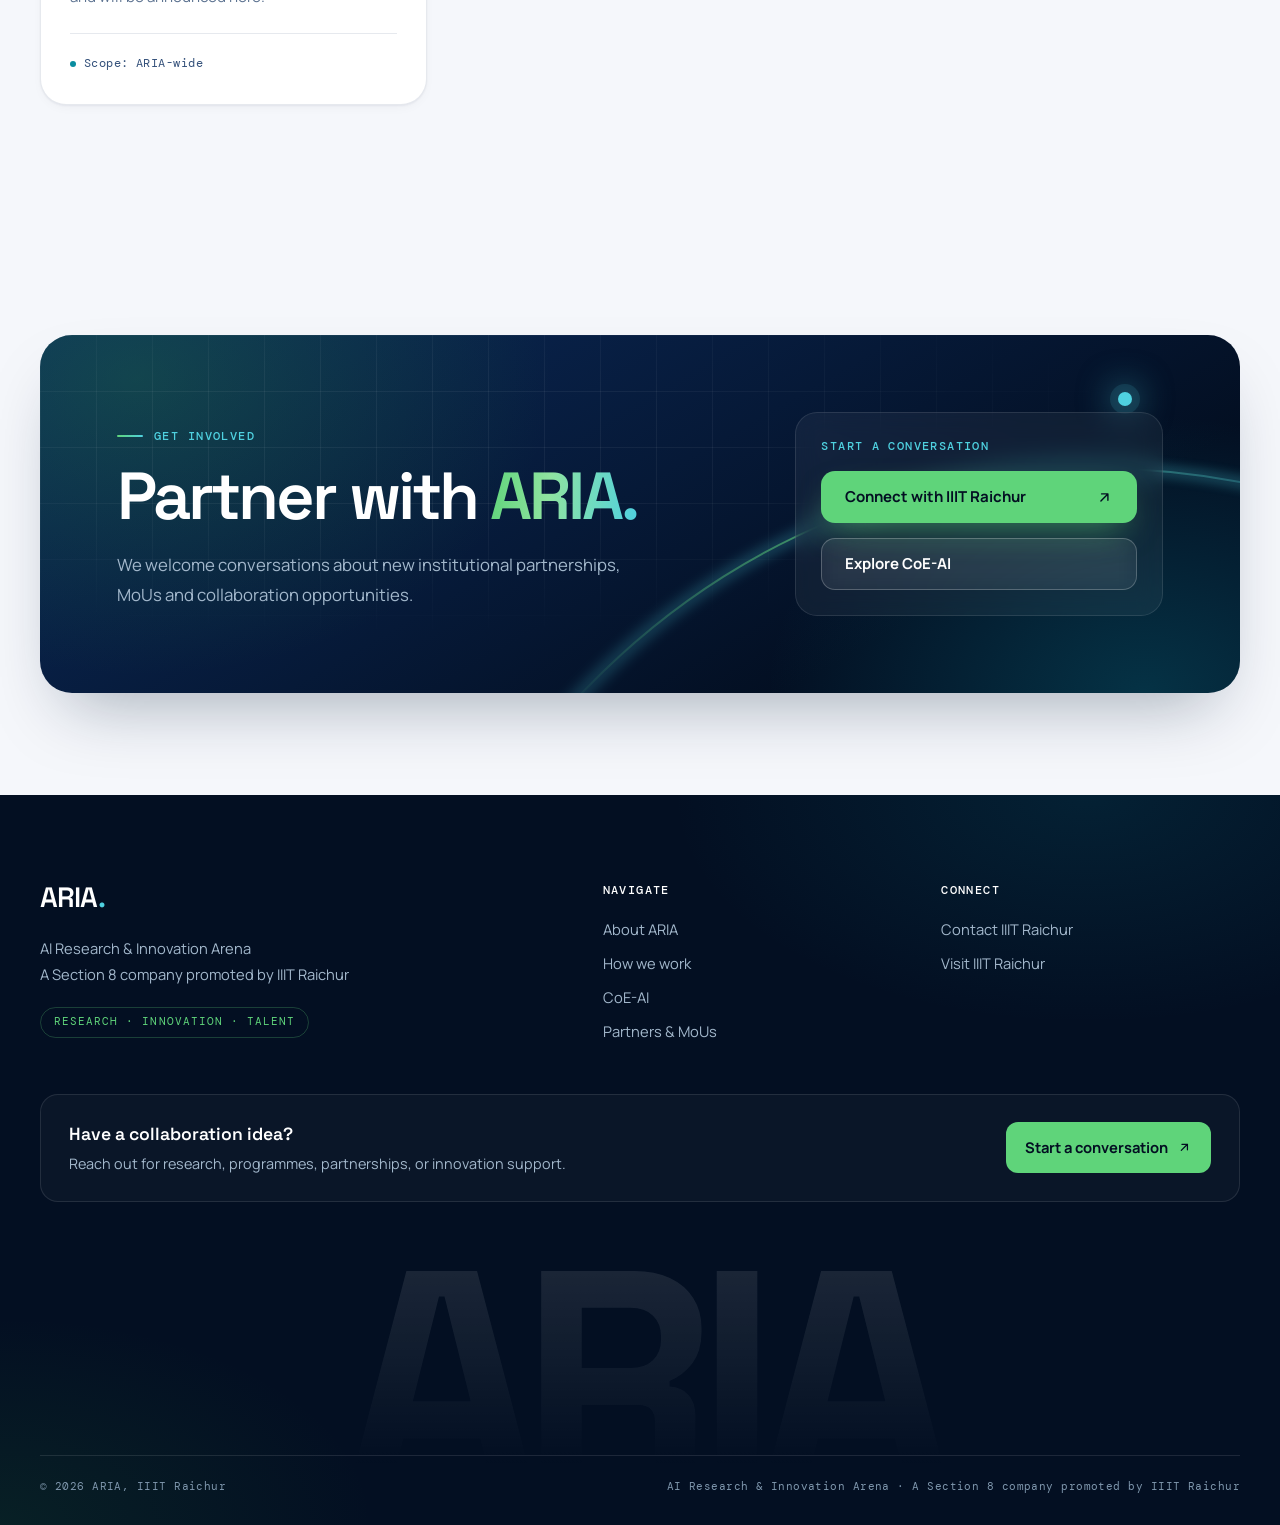
<file: partners.html>
<!doctype html>
<html lang="en">
  <head>
    <meta charset="utf-8" />
    <meta name="viewport" content="width=device-width, initial-scale=1" />
    <meta name="description" content="ARIA's partners and MoUs — the government, knowledge and industry partnerships behind ARIA and CoE-AI." />
    <meta name="theme-color" content="#030f22" />
    <title>Partners & MoUs | ARIA</title>
    <link rel="canonical" href="https://aria.iiitr.ac.in/partners.html" />
    <link rel="icon" href="/assets/logo.jpg" />

    <!-- Open Graph / Twitter -->
    <meta property="og:type" content="website" />
    <meta property="og:site_name" content="ARIA — AI Research & Innovation Arena" />
    <meta property="og:title" content="Partners & MoUs | ARIA" />
    <meta property="og:description" content="ARIA's partners and MoUs — the government, knowledge and industry partnerships behind ARIA and CoE-AI." />
    <meta property="og:url" content="https://aria.iiitr.ac.in/partners.html" />
    <meta property="og:image" content="https://aria.iiitr.ac.in/assets/logo.jpg" />
    <meta property="og:locale" content="en" />
    <meta name="twitter:card" content="summary_large_image" />
    <meta name="twitter:title" content="Partners & MoUs | ARIA" />
    <meta name="twitter:description" content="ARIA's partners and MoUs — the government, knowledge and industry partnerships behind ARIA and CoE-AI." />
    <meta name="twitter:image" content="https://aria.iiitr.ac.in/assets/logo.jpg" />

    <link rel="preconnect" href="https://fonts.googleapis.com" />
    <link rel="preconnect" href="https://fonts.gstatic.com" crossorigin />
    <link href="https://fonts.googleapis.com/css2?family=DM+Mono:wght@400;500&family=Manrope:wght@400;500;600;700;800&family=Space+Grotesk:wght@500;600;700&display=swap" rel="stylesheet" />
    <link rel="stylesheet" href="/assets/css/aria.css" />
    <script>document.documentElement.classList.add('js');</script>
    <script src="/assets/js/aria.js" defer></script>
  </head>
  <body>
    <a class="skip-link" href="#main">Skip to content</a>
    <div class="scroll-progress" aria-hidden="true"></div>

    <header class="site-header">
      <nav class="nav shell" aria-label="Primary navigation">
        <a class="brand" href="/" aria-label="ARIA home"><img src="/assets/logo.jpg" alt="ARIA" width="104" height="46" /></a>
        <button class="menu-toggle" id="menu-toggle" type="button" aria-expanded="false" aria-controls="primary-nav" aria-label="Toggle navigation"><span></span></button>
        <ul class="nav-links" id="primary-nav">
          <li><a href="/#about">About</a></li>
          <li><a href="/#focus">Focus</a></li>
          <li><a href="/coe-ai.html">CoE-AI</a></li>
          <li><a class="is-active" href="/partners.html" aria-current="page">Partners</a></li>
          <li><a href="/#leadership">Leadership</a></li>
          <li><a class="nav-contact" href="#contact">Connect <svg class="i" viewBox="0 0 24 24" aria-hidden="true"><path d="M7 17 17 7M8 7h9v9" /></svg></a></li>
        </ul>
      </nav>
    </header>

    <main id="main">
      <section class="page-hero" id="top">
        <div class="hero-glow" aria-hidden="true"></div>
        <div class="hero-grid" aria-hidden="true"></div>
        <svg class="arc" viewBox="0 0 1440 700" preserveAspectRatio="none" aria-hidden="true" focusable="false">
          <defs>
            <linearGradient id="arcGradient" x1="0" y1="0" x2="1" y2="0">
              <stop offset="0" stop-color="#5fd47a" stop-opacity="0" />
              <stop offset=".35" stop-color="#5fd47a" stop-opacity=".8" />
              <stop offset=".8" stop-color="#4fd1e0" stop-opacity=".7" />
              <stop offset="1" stop-color="#4fd1e0" stop-opacity="0" />
            </linearGradient>
          </defs>
          <path class="arc-glow" pathLength="1" d="M820 720 C 980 330, 1230 260, 1500 380" />
          <path class="arc-line" pathLength="1" d="M820 720 C 980 330, 1230 260, 1500 380" />
        </svg>
        <span class="arc-dot" aria-hidden="true"></span>
        <div class="shell page-hero-inner">
          <p class="crumb"><a href="/">ARIA</a><svg class="i" viewBox="0 0 24 24" aria-hidden="true"><path d="m9 18 6-6-6-6" /></svg><span>Partners &amp; MoUs</span></p>
          <p class="eyebrow"><span class="eyebrow-dot"></span>Ecosystem</p>
          <h1>Partners &amp; <span class="grad">MoUs</span></h1>
          <p class="page-hero-lede">ARIA works with government bodies, knowledge partners and industry to extend infrastructure, mentorship and opportunity to researchers, founders and students across its Centres of Excellence.</p>
        </div>
      </section>

      <section class="section section-paper" id="partners">
        <div class="shell">
          <div class="section-head" data-reveal>
            <p class="kicker">Partnerships</p>
          </div>
          <div class="mou-grid cols-3">
            <article class="mou-card" data-reveal><p class="mou-kicker">Government <span class="mou-status is-active">Active</span></p><h3>Government of Karnataka</h3><p>Approves and funds CoE-AI, ARIA's Centre of Excellence in Artificial Intelligence, as part of the state's initiative to decentralise its AI ecosystem across North Karnataka.</p><span class="mou-meta">Scope: CoE-AI</span></article>
            <article class="mou-card" data-reveal style="--d:1"><p class="mou-kicker">Funding <span class="mou-status is-active">Active</span></p><h3>Local Economy Accelerator Program (LEAP)</h3><p>The Government of Karnataka's programme for emerging technology clusters outside Bengaluru. LEAP provides funding support for ARIA and CoE-AI.</p><span class="mou-meta">Scope: ARIA &amp; CoE-AI</span></article>
            <article class="mou-card" data-reveal style="--d:2"><p class="mou-kicker">Programme <span class="mou-status is-active">Active</span></p><h3>New Age Incubation Network (NAIN)</h3><p>IIIT Raichur is the anchor institute and project management unit for NAIN 2.0 in North-East Karnataka, building innovation and startup ecosystems in Tier II and III cities with NAIN host institutes.</p><span class="mou-meta">Scope: ARIA-wide</span></article>
            <article class="mou-card" data-reveal><p class="mou-kicker">Academia <span class="mou-status is-planned">Planned</span></p><h3>VTU &amp; its affiliated colleges</h3><p>Collaboration with Visvesvaraya Technological University and its affiliated colleges across the region on outreach, talent development and applied research.</p><span class="mou-meta">Scope: CoE-AI</span></article>
            <article class="mou-card" data-reveal style="--d:1"><p class="mou-kicker">District ecosystem <span class="mou-status is-planned">Planned</span></p><h3>District Associations</h3><p>Industry and trade associations across the districts of North Karnataka, connecting ARIA's programmes with local enterprises and MSMEs.</p><span class="mou-meta">Scope: CoE-AI</span></article>
            <article class="mou-card" data-reveal style="--d:2"><p class="mou-kicker">District administration <span class="mou-status is-planned">Planned</span></p><h3>Deputy Commissioners (DCs)</h3><p>District administrations of North Karnataka, working with ARIA to take programmes and outreach to every district.</p><span class="mou-meta">Scope: CoE-AI</span></article>
            <article class="mou-card" data-reveal><p class="mou-kicker">Industry <span class="mou-status is-tbd">To be announced</span></p><h3>Industry partners</h3><p>Specific industry partners are being identified and will be announced here.</p><span class="mou-meta">Scope: ARIA-wide</span></article>
            <!-- <article class="mou-card" data-reveal><p class="mou-kicker">Knowledge partner <span class="mou-status is-active">Active</span></p><h3>Software Technology Parks of India (STPI)</h3><p>Extends incubation infrastructure and startup-support programmes to ARIA's regional network.</p><span class="mou-meta">Scope: ARIA-wide</span></article>
            <article class="mou-card" data-reveal><p class="mou-kicker">Knowledge partner <span class="mou-status is-active">Active</span></p><h3>Centre of Excellence in Cybersecurity (CySecK)</h3><p>Brings cybersecurity expertise and mentorship into ARIA's incubation and research programmes.</p><span class="mou-meta">Scope: ARIA-wide</span></article>
            <article class="mou-card" data-reveal><p class="mou-kicker">Academia <span class="mou-status is-progress">Ongoing</span></p><h3>Regional academic institutions</h3><p>Collaborations across North Karnataka supporting outreach, talent development and applied research under CoE-AI.</p><span class="mou-meta">Scope: CoE-AI</span></article> -->
          </div>
        </div>
      </section>

      <!-- <section class="section section-paper" id="mou-note"><div class="shell"><div class="callout"><span class="callout-icon" aria-hidden="true">i</span><p><strong>This list will grow as MoUs are formalised.</strong> Share a signed MoU or its text for any partnership, and it can be published here with its own entry — the partner, the scope of collaboration, and the date signed, following the same format as ARIA and CoE-AI's other institutional MoUs.</p></div></div></section> -->

      <section class="cta" id="contact">
        <div class="shell">
          <div class="cta-card on-dark" data-reveal>
            <div class="hero-glow" aria-hidden="true"></div>
            <div class="hero-grid" aria-hidden="true"></div>
            <svg class="arc" viewBox="0 0 1200 600" preserveAspectRatio="none" aria-hidden="true" focusable="false">
              <defs>
                <linearGradient id="arcGradientCta" x1="0" y1="0" x2="1" y2="0">
                  <stop offset="0" stop-color="#5fd47a" stop-opacity="0" />
                  <stop offset=".4" stop-color="#5fd47a" stop-opacity=".7" />
                  <stop offset="1" stop-color="#4fd1e0" stop-opacity=".2" />
                </linearGradient>
              </defs>
              <path class="arc-glow" pathLength="1" d="M520 640 C 720 260, 1000 150, 1260 270" />
              <path class="arc-line" pathLength="1" d="M520 640 C 720 260, 1000 150, 1260 270" />
            </svg>
            <span class="arc-dot" aria-hidden="true"></span>
            <div>
              <p class="kicker">Get involved</p>
              <h2>Partner with <span class="grad">ARIA.</span></h2>
              <p>We welcome conversations about new institutional partnerships, MoUs and collaboration opportunities.</p>
            </div>
            <aside class="cta-panel">
              <strong>Start a conversation</strong>
              <a class="button button-primary" href="https://iiitr.ac.in/reach_us.html">Connect with IIIT Raichur <svg class="i" viewBox="0 0 24 24" aria-hidden="true"><path d="M7 17 17 7M8 7h9v9" /></svg></a>
              <a class="button button-ghost" href="/coe-ai.html">Explore CoE-AI</a>
            </aside>
          </div>
        </div>
      </section>
    </main>

    <footer class="footer">
      <div class="shell">
        <div class="footer-main">
          <div class="footer-brand-block">
            <a class="footer-brand" href="/">ARIA<span>.</span></a>
            <p>AI Research &amp; Innovation Arena<br />A Section 8 company promoted by IIIT Raichur</p>
            <span class="footer-tag">Research · Innovation · Talent</span>
          </div>
          <div class="footer-column">
            <h3>Navigate</h3>
            <ul>
              <li><a href="/#about">About ARIA</a></li>
              <li><a href="/#focus">How we work</a></li>
              <li><a href="/coe-ai.html">CoE-AI</a></li>
              <li><a href="/partners.html">Partners &amp; MoUs</a></li>
            </ul>
          </div>
          <div class="footer-column">
            <h3>Connect</h3>
            <ul>
              <li><a href="https://iiitr.ac.in/reach_us.html">Contact IIIT Raichur</a></li>
              <li><a href="https://iiitr.ac.in/">Visit IIIT Raichur</a></li>
            </ul>
          </div>
        </div>
        <div class="footer-cta">
          <div>
            <strong>Have a collaboration idea?</strong>
            <span>Reach out for research, programmes, partnerships, or innovation support.</span>
          </div>
          <a href="https://iiitr.ac.in/reach_us.html">Start a conversation <svg class="i" viewBox="0 0 24 24" aria-hidden="true"><path d="M7 17 17 7M8 7h9v9" /></svg></a>
        </div>
        <p class="footer-mark" aria-hidden="true">ARIA</p>
        <div class="footer-bottom"><span>© 2026 ARIA, IIIT Raichur</span><span>AI Research &amp; Innovation Arena · A Section 8 company promoted by IIIT Raichur</span></div>
      </div>
    </footer>
  </body>
</html>
</file>
<file: assets/css/aria.css>
/* =========================================================
   ARIA — AI Research & Innovation Arena
   Palette drawn from the ARIA mark: navy letterforms,
   green arc, teal dot.
   ========================================================= */
:root {
  --navy-950: #030f22;
  --navy-900: #061a36;
  --navy-800: #0b2a5b;
  --navy-700: #15396f;
  --green: #2a9a3c;
  --green-deep: #1f7f30;
  --green-glow: #5fd47a;
  --teal: #0a8da0;
  --teal-deep: #08798a;
  --teal-glow: #4fd1e0;

  --ink: #0b2a5b;
  --ink-soft: #33507a;
  --muted: #5d7391;
  --on-dark: #e9f1f8;
  --on-dark-muted: #a3b8cc;

  --paper: #f5f7fb;
  --paper-tint: #edf2f8;
  --surface: #ffffff;
  --line: rgba(11, 42, 91, .1);
  --line-strong: rgba(11, 42, 91, .18);
  --line-dark: rgba(255, 255, 255, .1);

  --radius-sm: 10px;
  --radius: 18px;
  --radius-lg: 26px;
  --shadow-sm: 0 1px 2px rgba(6, 26, 54, .05), 0 4px 14px -6px rgba(6, 26, 54, .08);
  --shadow: 0 18px 40px -18px rgba(6, 26, 54, .22);
  --shadow-lg: 0 34px 70px -26px rgba(6, 26, 54, .34);

  --ease: cubic-bezier(.22, 1, .36, 1);
  --font-display: 'Space Grotesk', system-ui, sans-serif;
  --font-body: Manrope, system-ui, -apple-system, 'Segoe UI', sans-serif;
  --font-mono: 'DM Mono', ui-monospace, monospace;
  --header-space: 96px;
}

*, *::before, *::after { box-sizing: border-box; }
html { scroll-behavior: smooth; -webkit-text-size-adjust: 100%; }
body {
  margin: 0;
  color: var(--ink);
  background: var(--paper);
  font-family: var(--font-body);
  font-size: 1rem;
  line-height: 1.6;
  -webkit-font-smoothing: antialiased;
  -moz-osx-font-smoothing: grayscale;
  text-rendering: optimizeLegibility;
}
img, svg { display: block; max-width: 100%; }
a { color: inherit; }
h1, h2, h3 { text-wrap: balance; }
p { text-wrap: pretty; }
::selection { color: var(--navy-950); background: var(--green-glow); }
:focus-visible { outline: 2px solid var(--teal); outline-offset: 3px; border-radius: 6px; }
[id] { scroll-margin-top: var(--header-space); }

.shell { width: min(1200px, calc(100% - 2 * clamp(1rem, 4vw, 2.5rem))); margin-inline: auto; }
.skip-link { position: fixed; top: -4rem; left: 1rem; z-index: 100; padding: .7rem 1rem; border-radius: 10px; color: #fff; background: var(--navy-800); font-weight: 700; text-decoration: none; transition: top .2s var(--ease); }
.skip-link:focus { top: 1rem; }

.i { width: 1em; height: 1em; flex: 0 0 auto; fill: none; stroke: currentColor; stroke-width: 2; stroke-linecap: round; stroke-linejoin: round; }

/* ---------- Scroll progress ---------- */
.scroll-progress { position: fixed; inset: 0 0 auto; z-index: 60; height: 3px; transform: scaleX(0); transform-origin: left; background: linear-gradient(90deg, var(--green), var(--green-glow) 55%, var(--teal-glow)); pointer-events: none; }

/* ---------- Header ---------- */
.site-header { position: fixed; inset: 14px 0 auto; z-index: 50; pointer-events: none; }
.nav {
  position: relative;
  display: flex;
  align-items: center;
  gap: 1rem;
  height: 66px;
  padding: 0 .55rem 0 1rem;
  border: 1px solid rgba(255, 255, 255, .7);
  border-radius: 20px;
  background: rgba(255, 255, 255, .97);
  -webkit-backdrop-filter: blur(18px) saturate(1.6);
  backdrop-filter: blur(18px) saturate(1.6);
  box-shadow: 0 10px 34px -14px rgba(3, 15, 34, .45);
  pointer-events: auto;
  transition: background-color .35s var(--ease), box-shadow .35s var(--ease), border-color .35s var(--ease);
}
.site-header.is-scrolled .nav { border-color: var(--line); background: #fff; box-shadow: 0 14px 40px -18px rgba(3, 15, 34, .35); }
.brand { display: block; flex: 0 0 auto; width: 104px; height: 46px; border-radius: 8px; }
.brand img { width: 100%; height: 100%; object-fit: cover; mix-blend-mode: multiply; }
.nav-links { display: flex; align-items: center; gap: .15rem; margin: 0 0 0 auto; padding: 0; list-style: none; }
.nav-links a { position: relative; display: block; padding: .6rem .9rem; border-radius: 12px; color: var(--ink-soft); font-size: .88rem; font-weight: 650; text-decoration: none; white-space: nowrap; transition: color .2s ease, background-color .2s ease; }
.nav-links a:hover { color: var(--ink); background: rgba(11, 42, 91, .06); }
.nav-links a.is-active { color: var(--ink); background: rgba(11, 42, 91, .07); }
.nav-links a.is-active::after { content: ''; position: absolute; left: 50%; bottom: .28rem; width: 4px; height: 4px; margin-left: -2px; border-radius: 50%; background: var(--green); }
.nav-links a.nav-contact { display: inline-flex; align-items: center; gap: .45rem; margin-left: .4rem; padding: .7rem 1.1rem; color: #fff; background: var(--navy-800); box-shadow: 0 8px 18px -10px rgba(11, 42, 91, .8); transition: background-color .25s ease, transform .25s var(--ease); }
.nav-links a.nav-contact:hover { color: #fff; background: var(--green-deep); transform: translateY(-1px); }
.nav-links a.nav-contact::after { display: none; }
.menu-toggle { display: none; position: relative; width: 46px; height: 46px; margin-left: auto; padding: 0; border: 1px solid var(--line); border-radius: 14px; color: var(--ink); background: #fff; cursor: pointer; }
.menu-toggle span, .menu-toggle span::before { position: absolute; left: 50%; width: 18px; height: 2px; margin-left: -9px; border-radius: 2px; background: currentColor; transition: transform .35s var(--ease), top .35s var(--ease); }
.menu-toggle span { top: 19px; }
.menu-toggle span::before { content: ''; top: 6px; left: 0; margin: 0; }
.menu-toggle[aria-expanded='true'] span { top: 22px; transform: rotate(45deg); }
.menu-toggle[aria-expanded='true'] span::before { top: 0; transform: rotate(-90deg); }

/* ---------- Shared decor ---------- */
.hero-glow { position: absolute; inset: 0; z-index: -1; pointer-events: none; background:
  radial-gradient(42rem 30rem at 8% 12%, rgba(42, 154, 60, .26), transparent 62%),
  radial-gradient(38rem 28rem at 92% 100%, rgba(10, 141, 160, .28), transparent 62%); }
.hero-grid { position: absolute; inset: 0; z-index: -1; pointer-events: none; background-image: linear-gradient(rgba(255, 255, 255, .055) 1px, transparent 1px), linear-gradient(90deg, rgba(255, 255, 255, .055) 1px, transparent 1px); background-size: 56px 56px; -webkit-mask-image: radial-gradient(ellipse 80% 70% at 30% 30%, #000 30%, transparent 80%); mask-image: radial-gradient(ellipse 80% 70% at 30% 30%, #000 30%, transparent 80%); }
.arc { position: absolute; inset: 0; z-index: -1; width: 100%; height: 100%; pointer-events: none; overflow: visible; }
.arc path { fill: none; stroke-linecap: round; vector-effect: non-scaling-stroke; stroke-dasharray: 1; stroke-dashoffset: 1; animation: drawArc 2.6s var(--ease) .25s forwards; }
.arc .arc-glow { stroke-width: 14; opacity: .22; filter: blur(8px); }
.arc .arc-line { stroke-width: 2; }
.arc-dot { position: absolute; z-index: -1; width: 14px; height: 14px; border-radius: 50%; background: var(--teal-glow); box-shadow: 0 0 0 8px rgba(79, 209, 224, .12), 0 0 34px 6px rgba(79, 209, 224, .55); opacity: 0; animation: dotIn 1s var(--ease) 1.6s forwards, dotFloat 6s ease-in-out 2.6s infinite; pointer-events: none; }
@keyframes drawArc { to { stroke-dashoffset: 0; } }
@keyframes dotIn { from { opacity: 0; transform: scale(.4); } to { opacity: 1; transform: scale(1); } }
@keyframes dotFloat { 0%, 100% { translate: 0 0; } 50% { translate: 0 -10px; } }
@keyframes rise { from { opacity: 0; transform: translate3d(0, 26px, 0); } to { opacity: 1; transform: none; } }
@keyframes heroZoom { from { transform: scale(1.12); } to { transform: scale(1.02); } }
@keyframes pulse { 0% { box-shadow: 0 0 0 0 rgba(79, 209, 224, .55); } 100% { box-shadow: 0 0 0 10px rgba(79, 209, 224, 0); } }

/* ---------- Typography primitives ---------- */
.eyebrow { display: inline-flex; align-items: center; gap: .65rem; margin: 0 0 1.6rem; padding: .45rem .9rem .45rem .6rem; border: 1px solid rgba(255, 255, 255, .16); border-radius: 999px; color: #d3e3ef; background: rgba(255, 255, 255, .06); -webkit-backdrop-filter: blur(10px); backdrop-filter: blur(10px); font-family: var(--font-mono); font-size: .72rem; letter-spacing: .1em; text-transform: uppercase; }
.eyebrow-dot { width: 8px; height: 8px; border-radius: 50%; background: var(--teal-glow); animation: pulse 2s ease-out infinite; }
.kicker { display: inline-flex; align-items: center; gap: .7rem; margin: 0 0 1.1rem; color: var(--teal-deep); font-family: var(--font-mono); font-size: .74rem; font-weight: 500; letter-spacing: .12em; text-transform: uppercase; }
.kicker::before { content: ''; width: 26px; height: 2px; border-radius: 2px; background: linear-gradient(90deg, var(--green), var(--teal)); }
.on-dark .kicker { color: var(--teal-glow); }
.on-dark .kicker::before { background: linear-gradient(90deg, var(--green-glow), var(--teal-glow)); }
.grad { color: var(--green-glow); background: linear-gradient(95deg, var(--green-glow) 0%, #8fe3a0 40%, var(--teal-glow) 100%); -webkit-background-clip: text; background-clip: text; -webkit-text-fill-color: transparent; }

/* ---------- Buttons & links ---------- */
.actions { display: flex; flex-wrap: wrap; gap: .75rem; margin-top: 2.2rem; }
.button { display: inline-flex; align-items: center; justify-content: center; gap: .6rem; min-height: 52px; padding: 0 1.4rem; border: 1px solid transparent; border-radius: 14px; font-size: .94rem; font-weight: 700; text-decoration: none; transition: transform .3s var(--ease), background-color .25s ease, border-color .25s ease, box-shadow .3s var(--ease); }
.button .i { font-size: 1.05rem; transition: transform .3s var(--ease); }
.button:hover { transform: translateY(-2px); }
.button:hover .i { transform: translate(2px, -2px); }
.button-primary { color: var(--navy-950); background: var(--green-glow); box-shadow: 0 14px 34px -14px rgba(95, 212, 122, .75); }
.button-primary:hover { background: #7de394; box-shadow: 0 18px 40px -14px rgba(95, 212, 122, .85); }
.button-ghost { border-color: rgba(255, 255, 255, .24); color: #fff; background: rgba(255, 255, 255, .05); -webkit-backdrop-filter: blur(10px); backdrop-filter: blur(10px); }
.button-ghost:hover { border-color: rgba(255, 255, 255, .5); background: rgba(255, 255, 255, .1); }
.text-link { display: inline-flex; align-items: center; gap: .45rem; margin-top: 1.6rem; color: var(--green-deep); font-size: .92rem; font-weight: 700; text-decoration: none; }
.text-link .i { transition: transform .3s var(--ease); }
.text-link:hover .i { transform: translateX(4px); }
.text-link:hover { color: var(--navy-800); }

/* ---------- Home hero ---------- */
/* Exactly one screen tall: type and spacing scale with viewport height so the content fits without overflowing. */
.hero { position: relative; isolation: isolate; display: flex; flex-direction: column; min-height: 100vh; min-height: 100svh; padding: calc(var(--header-space) + clamp(.25rem, 2vh, 2.5rem)) 0 clamp(.9rem, 2.6vh, 2rem); overflow: hidden; color: #fff; background: var(--navy-950); }
.hero > .shell { display: flex; flex: 1; flex-direction: column; }
.hero-media { position: absolute; inset: 0; z-index: -2; overflow: hidden; }
.hero-media::before { content: ''; position: absolute; inset: 0; background: url('/assets/images/campus/new/admin.webp') 62% 78% / cover no-repeat; animation: heroZoom 14s var(--ease) both; }
.hero-media::after { content: ''; position: absolute; inset: 0; background:
  linear-gradient(90deg, rgba(3, 15, 34, .97) 0%, rgba(3, 15, 34, .9) 34%, rgba(3, 15, 34, .55) 62%, rgba(3, 15, 34, .2) 100%),
  linear-gradient(0deg, rgba(3, 15, 34, .96) 2%, rgba(3, 15, 34, 0) 48%),
  linear-gradient(180deg, rgba(3, 15, 34, .6) 0%, rgba(3, 15, 34, 0) 22%); }
.hero .arc-line { stroke: url(#arcGradient); }
.hero .arc-glow { stroke: var(--green-glow); }
.hero .arc-dot { right: 25%; top: 31%; }
.hero-inner { position: relative; max-width: 860px; margin-block: auto; padding-bottom: clamp(1rem, 4.5vh, 4rem); }
.hero .eyebrow { margin-bottom: clamp(.75rem, 2.6vh, 1.6rem); }
.hero-inner > * { animation: rise 1s var(--ease) both; }
.hero-inner > :nth-child(2) { animation-delay: .08s; }
.hero-inner > :nth-child(3) { animation-delay: .16s; }
.hero-inner > :nth-child(4) { animation-delay: .24s; }
.hero h1 { margin: 0; font-family: var(--font-display); font-size: clamp(2.4rem, min(7.4vw, 9.8vh), 6.4rem); font-weight: 600; letter-spacing: -.045em; line-height: .96; }
.hero-lede { max-width: 640px; margin: clamp(.75rem, 2.6vh, 1.6rem) 0 0; color: #c0d1df; font-size: clamp(.94rem, min(1.5vw, 2.1vh), 1.14rem); line-height: 1.65; }
.hero .actions { margin-top: clamp(1rem, 3.6vh, 2.2rem); }
.hero .button { min-height: clamp(44px, 6.2vh, 52px); }

.hero-stats { display: grid; grid-template-columns: minmax(0, 1fr) minmax(0, 1.05fr) minmax(0, 1.4fr) minmax(0, 1.3fr); margin: 0; border: 1px solid var(--line-dark); border-radius: var(--radius); background: rgba(255, 255, 255, .045); -webkit-backdrop-filter: blur(16px) saturate(1.3); backdrop-filter: blur(16px) saturate(1.3); animation: rise 1s var(--ease) .35s both; }
.hero-stats > div { padding: clamp(.7rem, 2vh, 1.3rem) 1.5rem clamp(.75rem, 2.1vh, 1.4rem); border-left: 1px solid var(--line-dark); }
.hero-stats > div:first-child { border-left: 0; }
.hero-stats dt { display: flex; align-items: baseline; gap: .55rem; color: #fff; font-family: var(--font-display); font-size: 1.05rem; font-weight: 600; letter-spacing: -.01em; }
.hero-stats dt::before { content: ''; width: 6px; height: 6px; flex: 0 0 auto; transform: translateY(-.15em); border-radius: 50%; background: var(--green-glow); }
.hero-stats > div:nth-child(even) dt::before { background: var(--teal-glow); }
.hero-stats dd { margin: .4rem 0 0; color: var(--on-dark-muted); font-size: .8rem; line-height: 1.5; }

/* ---------- Interior page hero ---------- */
.page-hero { position: relative; isolation: isolate; overflow: hidden; padding: calc(var(--header-space) + clamp(3.5rem, 8vw, 6rem)) 0 clamp(4rem, 8vw, 6rem); color: #fff; background: linear-gradient(160deg, var(--navy-900) 0%, var(--navy-950) 70%); }
.page-hero .arc-line { stroke: url(#arcGradient); }
.page-hero .arc-glow { stroke: var(--green-glow); }
.page-hero .arc-dot { right: 14%; top: 34%; }
.page-hero-inner { position: relative; }
.page-hero-inner > * { max-width: 820px; }
.page-hero-inner > * { animation: rise 1s var(--ease) both; }
.page-hero-inner > :nth-child(2) { animation-delay: .06s; }
.page-hero-inner > :nth-child(3) { animation-delay: .12s; }
.page-hero-inner > :nth-child(4) { animation-delay: .18s; }
.page-hero h1 { margin: 0; font-family: var(--font-display); font-size: clamp(2.5rem, 5.6vw, 4.6rem); font-weight: 600; letter-spacing: -.04em; line-height: 1.02; }
.page-hero-lede { max-width: 640px; margin: 1.4rem 0 0; color: #c0d1df; font-size: clamp(1rem, 1.4vw, 1.12rem); line-height: 1.75; }
.crumb { display: flex; align-items: center; gap: .5rem; margin: 0 0 1.4rem; color: var(--on-dark-muted); font-family: var(--font-mono); font-size: .74rem; letter-spacing: .06em; }
.crumb a { color: #d3e3ef; text-decoration: none; transition: color .2s ease; }
.crumb a:hover { color: var(--green-glow); }
.crumb .i { font-size: .8rem; opacity: .6; }

/* ---------- Sections ---------- */
.section { position: relative; padding: clamp(5rem, 10vw, 8.5rem) 0; }
.section-paper { background: var(--paper); }
.section-tint { background: var(--paper-tint); }
.section-white { background: var(--surface); }
.section-dark { isolation: isolate; overflow: hidden; color: var(--on-dark); background: var(--navy-950); }
.section-head { max-width: 760px; margin-bottom: clamp(2.75rem, 5vw, 4rem); }
.section-head:has(> .kicker:only-child) { margin-bottom: 1.25rem; }
.section-head.split { display: grid; grid-template-columns: 1.1fr .9fr; gap: clamp(1.5rem, 5vw, 5rem); align-items: end; max-width: none; }
.section-head.split .lede { margin: 0; }
.section-head h2, .h2 { margin: 0; font-family: var(--font-display); font-size: clamp(2.1rem, 4.4vw, 3.6rem); font-weight: 600; letter-spacing: -.035em; line-height: 1.05; }
.lede { margin: 1.2rem 0 0; color: var(--muted); font-size: 1.06rem; line-height: 1.75; }
.on-dark .section-head h2 { color: #fff; }
.on-dark .lede { color: var(--on-dark-muted); }

/* ---------- About ---------- */
.about-grid { display: grid; grid-template-columns: 1.15fr .85fr; gap: clamp(2rem, 6vw, 5.5rem); align-items: start; }
.body-copy { color: var(--ink-soft); font-size: 1.06rem; line-height: 1.9; }
.body-copy p { margin: 0 0 1.35rem; }
.body-copy p:last-child { margin-bottom: 0; }
.body-copy a { color: var(--ink); font-weight: 700; text-decoration: underline; text-decoration-color: var(--green-glow); text-decoration-thickness: 2px; text-underline-offset: 4px; transition: text-decoration-color .2s ease, color .2s ease; }
.body-copy a:hover { color: var(--green-deep); text-decoration-color: var(--green); }
.statement { position: relative; isolation: isolate; overflow: hidden; padding: clamp(2rem, 4vw, 2.75rem); border-radius: var(--radius-lg); color: #fff; background: linear-gradient(150deg, var(--navy-800) 0%, var(--navy-950) 100%); box-shadow: var(--shadow-lg); }
.statement::before { content: ''; position: absolute; top: calc(1.75rem + 5px); right: calc(1.75rem + 5px); z-index: -1; width: 150px; height: 150px; border: 1px solid rgba(79, 209, 224, .3); border-radius: 50%; outline: 1px solid rgba(95, 212, 122, .14); outline-offset: 24px; background: radial-gradient(circle, rgba(79, 209, 224, .12), transparent 70%); transform: translate(50%, -50%); }
.statement::after { content: ''; position: absolute; top: 1.75rem; right: 1.75rem; width: 10px; height: 10px; border-radius: 50%; background: var(--teal-glow); box-shadow: 0 0 18px 4px rgba(79, 209, 224, .5); }
.statement .kicker { color: var(--teal-glow); }
.statement .kicker::before { background: linear-gradient(90deg, var(--green-glow), var(--teal-glow)); }
.statement p:not(.kicker) { margin: 0; padding-bottom: 2.5rem; font-family: var(--font-display); font-size: clamp(1.3rem, 2.2vw, 1.6rem); font-weight: 500; letter-spacing: -.02em; line-height: 1.35; }

/* ---------- Journey (How we work) ---------- */
.journey .hero-glow { background: radial-gradient(40rem 28rem at 100% 0%, rgba(10, 141, 160, .22), transparent 62%), radial-gradient(36rem 26rem at 0% 100%, rgba(42, 154, 60, .2), transparent 62%); }
.pathways { position: relative; display: grid; grid-template-columns: repeat(4, 1fr); gap: 1.1rem; margin: 0; padding: 0; list-style: none; }
.pathways::before, .pathways::after { content: ''; position: absolute; top: 27px; left: 28px; right: 28px; height: 2px; border-radius: 2px; }
.pathways::before { background: rgba(255, 255, 255, .1); }
.pathways::after { background: linear-gradient(90deg, var(--green-glow), var(--teal-glow)); transform: scaleX(0); transform-origin: left; transition: transform 1.6s var(--ease) .2s; }
.pathways.is-visible::after { transform: scaleX(1); }
.pathway { position: relative; display: flex; flex-direction: column; }
.pathway-no { position: relative; z-index: 1; display: grid; place-items: center; width: 56px; height: 56px; margin-bottom: 1.25rem; border: 1px solid rgba(255, 255, 255, .16); border-radius: 50%; color: var(--green-glow); background: var(--navy-900); font-family: var(--font-mono); font-size: .82rem; transition: border-color .3s ease, background-color .3s ease, color .3s ease; }
.pathway-card { flex: 1; padding: 1.6rem 1.5rem 1.75rem; border: 1px solid var(--line-dark); border-radius: var(--radius); background: rgba(255, 255, 255, .03); transition: translate .4s var(--ease), border-color .3s ease, background-color .3s ease; }
.pathway:hover .pathway-card { translate: 0 -4px; border-color: rgba(95, 212, 122, .35); background: rgba(255, 255, 255, .06); }
.pathway:hover .pathway-no { border-color: var(--green-glow); color: var(--navy-950); background: var(--green-glow); }
.pathway h3 { margin: 0 0 .6rem; color: #fff; font-family: var(--font-display); font-size: 1.4rem; font-weight: 600; letter-spacing: -.02em; }
.pathway p { margin: 0; color: var(--on-dark-muted); font-size: .93rem; line-height: 1.7; }

/* ---------- Program / bento cards ---------- */
.program-grid { display: grid; grid-template-columns: repeat(2, 1fr); gap: 1.25rem; }
.program-grid.cols-3 { grid-template-columns: repeat(3, 1fr); }
.program {
  --hover-t: translate .45s var(--ease), box-shadow .45s var(--ease);
  position: relative;
  isolation: isolate;
  display: flex;
  flex-direction: column;
  min-height: 300px;
  padding: clamp(1.6rem, 3vw, 2.1rem);
  overflow: hidden;
  border-radius: var(--radius-lg);
  color: #fff;
  background: linear-gradient(150deg, var(--navy-700) 0%, var(--navy-900) 100%);
  box-shadow: var(--shadow-sm);
  transition: var(--hover-t);
}
.program:nth-child(4n+2) { background: linear-gradient(150deg, var(--teal-deep) 0%, #05586a 100%); }
.program:nth-child(4n+3) { background: linear-gradient(150deg, var(--green-deep) 0%, #145c22 100%); }
.program:nth-child(4n+4) { color: var(--ink); background: var(--surface); box-shadow: inset 0 0 0 1px var(--line), var(--shadow-sm); }
.program::after { content: ''; position: absolute; right: -90px; bottom: -110px; z-index: -1; width: 260px; height: 260px; border: 1.5px solid currentColor; border-radius: 50%; opacity: .16; transition: transform .7s var(--ease), opacity .4s ease; }
.program::before { content: ''; position: absolute; right: -40px; bottom: -60px; z-index: -1; width: 160px; height: 160px; border: 1.5px solid currentColor; border-radius: 50%; opacity: .1; transition: transform .7s var(--ease); }
.program:hover { translate: 0 -6px; box-shadow: var(--shadow-lg); }
.program:hover::after { transform: scale(1.18); opacity: .26; }
.program:hover::before { transform: scale(1.3); }
.program:nth-child(4n+4):hover { box-shadow: inset 0 0 0 1px var(--line-strong), var(--shadow-lg); }
.program-top { display: flex; align-items: center; justify-content: space-between; gap: 1rem; }
.program-icon { display: grid; place-items: center; width: 48px; height: 48px; border-radius: 14px; background: rgba(255, 255, 255, .12); font-size: 1.35rem; }
.program:nth-child(4n+4) .program-icon { color: var(--green-deep); background: rgba(42, 154, 60, .1); }
.program-label { font-family: var(--font-mono); font-size: .72rem; letter-spacing: .1em; text-transform: uppercase; opacity: .85; }
.program h3 { max-width: 400px; margin: auto 0 .7rem; padding-top: 2.5rem; font-family: var(--font-display); font-size: clamp(1.45rem, 2.4vw, 2rem); font-weight: 600; letter-spacing: -.03em; line-height: 1.1; }
.program p { max-width: 460px; margin: 0; color: rgba(255, 255, 255, .86); font-size: .95rem; line-height: 1.65; }
.program:nth-child(4n+4) p { color: var(--muted); }

/* ---------- Leadership ---------- */
.leader-feature { display: grid; grid-template-columns: .85fr 1.15fr; gap: clamp(1.5rem, 4vw, 3.5rem); align-items: center; margin-bottom: 1.25rem; padding: clamp(1.6rem, 3.5vw, 2.6rem); border: 1px solid var(--line); border-radius: var(--radius-lg); background: var(--surface); box-shadow: var(--shadow-sm); transition: translate .45s var(--ease), box-shadow .45s var(--ease), border-color .3s ease; }
.leader-feature:hover { translate: 0 -4px; border-color: rgba(42, 154, 60, .35); box-shadow: var(--shadow-lg); }
.leader-feature-id { display: flex; flex-direction: column; align-items: flex-start; }
.leader-feature .leader-photo-wrap { width: 132px; height: 132px; margin-bottom: 1.4rem; border-radius: 26px; }
.leader-feature:hover .leader-photo { transform: scale(1.06); }
.leader-feature h3 { margin: .9rem 0 .3rem; font-family: var(--font-display); font-size: clamp(1.5rem, 2.4vw, 1.9rem); font-weight: 600; letter-spacing: -.03em; line-height: 1.15; }
.leader-feature-id p { margin: 0; color: var(--muted); font-size: .95rem; }
.leader-feature .text-link { margin-top: 1.2rem; }
.leader-quote { position: relative; margin: 0; padding: clamp(1.4rem, 3vw, 2.2rem) clamp(1.4rem, 3vw, 2.4rem); border-radius: var(--radius); color: #fff; background: linear-gradient(150deg, var(--navy-800) 0%, var(--navy-950) 100%); }
.leader-quote::before { content: '\201C'; position: absolute; top: .1rem; right: 1.4rem; color: var(--teal-glow); opacity: .35; font-family: var(--font-display); font-size: 6rem; line-height: 1; }
.leader-quote .kicker { margin-bottom: 1rem; color: var(--teal-glow); }
.leader-quote .kicker::before { background: linear-gradient(90deg, var(--green-glow), var(--teal-glow)); }
.leader-quote p:not(.kicker) { margin: 0; font-family: var(--font-display); font-size: clamp(1.15rem, 1.9vw, 1.45rem); font-weight: 500; letter-spacing: -.015em; line-height: 1.45; }
.leader-quote cite { display: block; margin-top: 1.2rem; color: var(--on-dark-muted); font-family: var(--font-mono); font-size: .72rem; font-style: normal; letter-spacing: .06em; text-transform: uppercase; }
.leader-grid { display: grid; grid-template-columns: repeat(2, 1fr); gap: 1.25rem; }
.leader {
  --hover-t: translate .45s var(--ease), box-shadow .45s var(--ease), border-color .3s ease;
  position: relative;
  display: flex;
  flex-direction: column;
  padding: 1.6rem 1.6rem 1.8rem;
  border: 1px solid var(--line);
  border-radius: var(--radius-lg);
  background: var(--surface);
  box-shadow: var(--shadow-sm);
  text-decoration: none;
  transition: var(--hover-t);
}
.leader:hover { translate: 0 -6px; border-color: rgba(42, 154, 60, .35); box-shadow: var(--shadow-lg); }
.leader-top { display: flex; align-items: flex-start; justify-content: space-between; margin-bottom: 1.5rem; }
.leader-photo-wrap { width: 92px; height: 92px; overflow: hidden; border-radius: 20px; background: var(--paper-tint); box-shadow: 0 0 0 4px var(--surface), 0 0 0 5px var(--line); }
.leader-photo { width: 100%; height: 100%; object-fit: cover; transition: transform .6s var(--ease); }
.leader:hover .leader-photo { transform: scale(1.06); }
.leader-arrow { display: grid; place-items: center; width: 40px; height: 40px; border: 1px solid var(--line); border-radius: 50%; color: var(--green-deep); font-size: 1rem; transition: color .25s ease, background-color .25s ease, border-color .25s ease, transform .4s var(--ease); }
.leader:hover .leader-arrow { border-color: var(--green-deep); color: #fff; background: var(--green-deep); transform: rotate(45deg); }
.leader-role { align-self: flex-start; padding: .32rem .7rem; border-radius: 999px; color: var(--teal-deep); background: rgba(10, 141, 160, .09); font-family: var(--font-mono); font-size: .68rem; letter-spacing: .06em; line-height: 1.4; text-transform: uppercase; }
.leader h3 { margin: .9rem 0 .3rem; font-family: var(--font-display); font-size: 1.35rem; font-weight: 600; letter-spacing: -.025em; line-height: 1.2; }
.leader p { margin: 0; color: var(--muted); font-size: .9rem; }

/* ---------- Ecosystem ---------- */
.ecosystem-grid { display: grid; grid-template-columns: .9fr 1.1fr; gap: clamp(2rem, 6vw, 5rem); align-items: start; }
.ecosystem-grid .section-head { margin-bottom: 0; }
.ecosystem-copy { color: var(--muted); font-size: 1.04rem; line-height: 1.85; }
.ecosystem-copy > p { margin: 0; }
.partner-list { display: grid; grid-template-columns: repeat(2, 1fr); gap: .8rem; margin: 2rem 0 0; padding: 0; list-style: none; }
.partner {
  --hover-t: translate .4s var(--ease), border-color .3s ease, box-shadow .4s var(--ease);
  display: flex;
  align-items: center;
  gap: .85rem;
  min-height: 76px;
  padding: 1rem 1.1rem;
  border: 1px solid var(--line);
  border-radius: var(--radius);
  color: var(--ink);
  background: var(--surface);
  font-size: .9rem;
  font-weight: 700;
  line-height: 1.4;
  transition: var(--hover-t);
}
.partner:hover { translate: 0 -3px; border-color: rgba(42, 154, 60, .35); box-shadow: var(--shadow); }
.partner-mark { display: grid; place-items: center; width: 34px; height: 34px; flex: 0 0 auto; border-radius: 10px; color: var(--green-deep); background: rgba(42, 154, 60, .1); font-size: .95rem; }

/* ---------- CTA ---------- */
.cta { padding: clamp(4rem, 8vw, 6.5rem) 0; background: var(--paper); }
.cta-card { position: relative; isolation: isolate; display: grid; grid-template-columns: 1.25fr .75fr; gap: clamp(2rem, 5vw, 4rem); align-items: center; padding: clamp(2.5rem, 6vw, 5rem); overflow: hidden; border-radius: 32px; color: #fff; background: linear-gradient(150deg, var(--navy-800) 0%, var(--navy-950) 75%); box-shadow: var(--shadow-lg); }
.cta-card .arc-line { stroke: url(#arcGradientCta); }
.cta-card .arc-glow { stroke: var(--teal-glow); }
.cta-card .arc-dot { right: 9%; top: 16%; }
.cta-card h2 { margin: 0; font-family: var(--font-display); font-size: clamp(2.4rem, 5.2vw, 4.4rem); font-weight: 600; letter-spacing: -.045em; line-height: 1; }
.cta-card p:not(.kicker) { max-width: 540px; margin: 1.3rem 0 0; color: var(--on-dark-muted); font-size: 1.05rem; line-height: 1.75; }
.cta-panel { display: flex; flex-direction: column; gap: .9rem; padding: 1.6rem; border: 1px solid var(--line-dark); border-radius: 22px; background: rgba(255, 255, 255, .05); -webkit-backdrop-filter: blur(12px); backdrop-filter: blur(12px); }
.cta-panel strong { color: var(--teal-glow); font-family: var(--font-mono); font-size: .72rem; font-weight: 500; letter-spacing: .12em; text-transform: uppercase; }
.cta-panel .button { width: 100%; justify-content: space-between; }

/* ---------- Footer ---------- */
.footer { position: relative; isolation: isolate; overflow: hidden; color: #c4d4e2; background: var(--navy-950); }
.footer::before { content: ''; position: absolute; inset: 0; z-index: -1; background: radial-gradient(40rem 22rem at 85% 0%, rgba(10, 141, 160, .14), transparent 65%), radial-gradient(36rem 20rem at 0% 100%, rgba(42, 154, 60, .12), transparent 65%); }
.footer-main { display: grid; grid-template-columns: 1.4fr .8fr .8fr; gap: 2.5rem; padding: clamp(3.5rem, 7vw, 5rem) 0 2.5rem; }
.footer-brand { display: inline-block; color: #fff; font-family: var(--font-display); font-size: 1.75rem; font-weight: 600; letter-spacing: -.03em; text-decoration: none; }
.footer-brand span { color: var(--teal-glow); }
.footer-brand-block p { max-width: 380px; margin: .9rem 0 0; color: var(--on-dark-muted); font-size: .92rem; line-height: 1.8; }
.footer-tag { display: inline-flex; align-items: center; gap: .5rem; margin-top: 1.2rem; padding: .4rem .8rem; border: 1px solid rgba(95, 212, 122, .25); border-radius: 999px; color: var(--green-glow); font-family: var(--font-mono); font-size: .66rem; letter-spacing: .1em; text-transform: uppercase; }
.footer h3 { margin: .4rem 0 1.1rem; color: #fff; font-family: var(--font-mono); font-size: .72rem; font-weight: 500; letter-spacing: .12em; text-transform: uppercase; }
.footer ul { margin: 0; padding: 0; list-style: none; }
.footer li { margin: .65rem 0; font-size: .92rem; }
.footer li a { position: relative; color: var(--on-dark-muted); text-decoration: none; transition: color .2s ease; }
.footer li a::after { content: ''; position: absolute; left: 0; right: 0; bottom: -3px; height: 1px; background: var(--green-glow); transform: scaleX(0); transform-origin: left; transition: transform .35s var(--ease); }
.footer li a:hover { color: #fff; }
.footer li a:hover::after { transform: scaleX(1); }
.footer-cta { display: flex; align-items: center; justify-content: space-between; gap: 1.5rem; padding: 1.6rem 1.75rem; border: 1px solid var(--line-dark); border-radius: var(--radius); background: rgba(255, 255, 255, .03); }
.footer-cta strong { display: block; color: #fff; font-family: var(--font-display); font-size: 1.1rem; font-weight: 600; }
.footer-cta span { display: block; margin-top: .25rem; color: var(--on-dark-muted); font-size: .9rem; line-height: 1.6; }
.footer-cta a { display: inline-flex; flex: 0 0 auto; align-items: center; gap: .55rem; padding: .85rem 1.2rem; border-radius: 12px; color: var(--navy-950); background: var(--green-glow); font-size: .92rem; font-weight: 700; text-decoration: none; transition: transform .3s var(--ease), background-color .25s ease; }
.footer-cta a:hover { background: #7de394; transform: translateY(-2px); }
.footer-mark { margin: clamp(2rem, 5vw, 3.5rem) 0 -.16em; font-family: var(--font-display); font-size: clamp(6rem, 24vw, 21rem); font-weight: 700; letter-spacing: -.06em; line-height: .8; text-align: center; color: transparent; background: linear-gradient(180deg, rgba(255, 255, 255, .1) 0%, rgba(255, 255, 255, 0) 85%); -webkit-background-clip: text; background-clip: text; user-select: none; pointer-events: none; }
.footer-bottom { display: flex; flex-wrap: wrap; justify-content: space-between; gap: .5rem 1.5rem; padding: 1.4rem 0 1.8rem; border-top: 1px solid var(--line-dark); color: #7f97ad; font-family: var(--font-mono); font-size: .7rem; letter-spacing: .04em; }

/* ---------- CoE-AI ---------- */
.chip-block { margin-top: 2.2rem; padding-top: 1.8rem; border-top: 1px solid var(--line); }
.chip-label { display: flex; align-items: baseline; gap: .6rem; margin: 0; color: var(--muted); font-family: var(--font-mono); font-size: .72rem; letter-spacing: .1em; text-transform: uppercase; }
.chip-label strong { color: var(--ink); font-family: var(--font-display); font-size: 1.6rem; font-weight: 600; letter-spacing: -.02em; }
.chip-row { display: flex; flex-wrap: wrap; gap: .5rem; margin-top: 1rem; }
.chip { display: inline-flex; align-items: center; gap: .45rem; padding: .48rem .85rem; border: 1px solid var(--line); border-radius: 999px; color: var(--ink); background: var(--surface); font-size: .84rem; font-weight: 650; transition: border-color .25s ease, background-color .25s ease, translate .3s var(--ease); }
.chip::before { content: ''; width: 6px; height: 6px; border-radius: 50%; background: var(--green); }
.chip:nth-child(3n+2)::before { background: var(--teal); }
.chip:hover { translate: 0 -2px; border-color: rgba(42, 154, 60, .4); background: #f6fbf7; }

/* ---------- Objective / MoU cards ---------- */
.mou-grid { display: grid; grid-template-columns: repeat(2, 1fr); gap: 1.25rem; }
.mou-grid.cols-3 { grid-template-columns: repeat(3, 1fr); }
.mou-card {
  --hover-t: translate .45s var(--ease), box-shadow .45s var(--ease), border-color .3s ease;
  position: relative;
  display: flex;
  flex-direction: column;
  padding: 1.9rem 1.8rem;
  border: 1px solid var(--line);
  border-radius: var(--radius-lg);
  background: var(--surface);
  box-shadow: var(--shadow-sm);
  transition: var(--hover-t);
}
.mou-card:hover { translate: 0 -5px; border-color: rgba(42, 154, 60, .3); box-shadow: var(--shadow-lg); }
.mou-kicker { display: flex; flex-wrap: wrap; align-items: center; justify-content: space-between; gap: .6rem; margin: 0 0 1.4rem; color: var(--teal-deep); font-family: var(--font-mono); font-size: .7rem; letter-spacing: .1em; text-transform: uppercase; }
.mou-no { display: grid; place-items: center; width: 44px; height: 44px; margin-bottom: 1.4rem; border-radius: 14px; color: var(--green-deep); background: linear-gradient(135deg, rgba(42, 154, 60, .12), rgba(10, 141, 160, .12)); font-family: var(--font-mono); font-size: .82rem; font-weight: 500; transition: color .3s ease, background .3s ease; }
.mou-card:hover .mou-no { color: #fff; background: linear-gradient(135deg, var(--green-deep), var(--teal-deep)); }
.mou-status { display: inline-flex; align-items: center; gap: .4rem; padding: .3rem .65rem; border-radius: 999px; font-size: .64rem; font-weight: 700; letter-spacing: .06em; }
.mou-status::before { content: ''; width: 6px; height: 6px; border-radius: 50%; background: currentColor; }
.mou-status.is-active { color: var(--green-deep); background: rgba(42, 154, 60, .1); }
.mou-status.is-active::before { animation: pulseGreen 2s ease-out infinite; }
.mou-status.is-progress { color: #8a6300; background: #faf1d8; }
.mou-status.is-planned { color: var(--teal-deep); background: rgba(10, 141, 160, .1); }
.mou-status.is-tbd { color: var(--muted); background: var(--paper-tint); }
@keyframes pulseGreen { 0% { box-shadow: 0 0 0 0 rgba(42, 154, 60, .5); } 100% { box-shadow: 0 0 0 6px rgba(42, 154, 60, 0); } }
.mou-card h3 { margin: 0 0 .65rem; font-family: var(--font-display); font-size: 1.32rem; font-weight: 600; letter-spacing: -.025em; line-height: 1.2; }
.mou-card p { margin: 0; color: var(--muted); font-size: .95rem; line-height: 1.75; }
.mou-meta { display: flex; align-items: center; gap: .5rem; margin-top: auto; padding-top: 1.3rem; color: var(--ink-soft); font-family: var(--font-mono); font-size: .72rem; letter-spacing: .04em; }
.mou-card p + .mou-meta { margin-top: 1.4rem; border-top: 1px solid var(--line); }
.mou-meta::before { content: ''; width: 6px; height: 6px; border-radius: 50%; background: var(--teal); }
.mou-grid > .mou-card:only-child { grid-column: 1 / -1; max-width: 640px; }

.callout { display: flex; gap: 1rem; padding: 1.4rem 1.6rem; border: 1px dashed var(--line-strong); border-radius: var(--radius); background: var(--surface); }
.callout-icon { display: grid; flex: 0 0 auto; place-items: center; width: 34px; height: 34px; border-radius: 50%; color: var(--ink); background: var(--paper-tint); font-family: var(--font-display); font-weight: 700; }
.callout p { margin: 0; color: var(--muted); font-size: .92rem; line-height: 1.7; }
.callout strong { color: var(--ink); }

/* ---------- Scroll reveal ---------- */
.js [data-reveal] {
  opacity: 0;
  transform: translate3d(0, 30px, 0);
  transition: opacity .9s var(--ease) calc(var(--d, 0) * 90ms), transform .9s var(--ease) calc(var(--d, 0) * 90ms), var(--hover-t, opacity 0s);
}
.js [data-reveal].is-visible { opacity: 1; transform: none; }
.js [data-reveal]:not(.is-visible) :is(.arc path, .arc-dot) { animation-play-state: paused; }

/* ---------- Responsive ---------- */
@media (max-width: 1080px) {
  .about-grid, .cta-card { grid-template-columns: 1fr; }
  .section-head.split { grid-template-columns: 1fr; gap: 1.2rem; }
  .ecosystem-grid { grid-template-columns: 1fr; gap: 2rem; }
  .pathways { grid-template-columns: repeat(2, 1fr); row-gap: 2rem; }
  .pathways::before, .pathways::after { display: none; }
  .mou-grid.cols-3, .program-grid.cols-3 { grid-template-columns: repeat(2, 1fr); }
  .leader-feature { grid-template-columns: 1fr; }
  .hero-stats { grid-template-columns: repeat(2, 1fr); }
  .hero-stats > div:nth-child(3) { border-left: 0; }
  .hero-stats > div:nth-child(n+3) { border-top: 1px solid var(--line-dark); }
}
@media (max-width: 960px) {
  .menu-toggle { display: inline-block; }
  .nav-links {
    position: absolute;
    top: calc(100% + .6rem);
    left: 0;
    right: 0;
    flex-direction: column;
    align-items: stretch;
    gap: .2rem;
    padding: .6rem;
    border: 1px solid var(--line);
    border-radius: 20px;
    background: #fff;
    box-shadow: var(--shadow-lg);
    opacity: 0;
    visibility: hidden;
    transform: translateY(-8px) scale(.98);
    transform-origin: top center;
    transition: opacity .3s var(--ease), transform .35s var(--ease), visibility 0s linear .35s;
  }
  .nav-links.is-open { opacity: 1; visibility: visible; transform: none; transition: opacity .3s var(--ease), transform .35s var(--ease), visibility 0s; }
  .nav-links a { padding: .9rem 1rem; font-size: .98rem; }
  .nav-links a.is-active::after { left: auto; right: 1rem; top: 50%; bottom: auto; margin: -2px 0 0; }
  .nav-links a.nav-contact { display: flex; justify-content: center; margin: .35rem 0 0; padding: .95rem 1rem; }
}
@media (max-width: 720px) {
  :root { --header-space: 88px; }
  .site-header { inset: 10px 0 auto; }
  .nav { height: 60px; border-radius: 18px; }
  .brand { width: 92px; height: 40px; }
  .hero-media::before { inset: 0 0 auto 0; height: 44%; background-position: 92% 100%; }
  .hero-media::after { background:
    linear-gradient(180deg, rgba(3, 15, 34, .5) 0%, rgba(3, 15, 34, .22) 15%, rgba(3, 15, 34, .32) 26%, rgba(3, 15, 34, .66) 34%, rgba(3, 15, 34, .9) 42%, var(--navy-950) 48%); }
  .hero .eyebrow, .hero h1 { text-shadow: 0 2px 18px rgba(3, 15, 34, .75); }
  .hero .arc-dot { display: none; }
  .actions { gap: .6rem; }
  .actions .button { flex: 1 1 auto; padding: 0 1rem; font-size: .88rem; }
  .hero-stats > div { padding: clamp(.6rem, 1.6vh, 1rem) .9rem clamp(.65rem, 1.7vh, 1.1rem); }
  .hero-stats dt { gap: .45rem; font-size: .86rem; line-height: 1.3; }
  .hero-stats dd { margin-top: .25rem; font-size: .72rem; line-height: 1.4; }
  .pathways, .program-grid, .program-grid.cols-3, .mou-grid, .mou-grid.cols-3, .leader-grid, .partner-list { grid-template-columns: 1fr; }
  .pathways { row-gap: 1.1rem; }
  .pathway { flex-direction: row; gap: 1rem; }
  .pathway-no { width: 46px; height: 46px; flex: 0 0 auto; margin: 0; }
  .program { min-height: 260px; }
  .footer-main { grid-template-columns: 1fr 1fr; gap: 2rem; }
  .footer-brand-block { grid-column: 1 / -1; }
  .footer-cta { flex-direction: column; align-items: stretch; }
  .footer-cta a { justify-content: center; }
  .footer-bottom { flex-direction: column; }
  .cta-card { padding: 2.25rem 1.4rem 1.4rem; border-radius: 26px; }
  .cta-panel { padding: 1.1rem; }
  .arc { opacity: .45; }
  .statement::before { outline: 0; }
}
@media (max-width: 420px) {
  .hero h1 { font-size: clamp(2.2rem, min(12vw, 6vh), 3rem); }
  .hero-stats { grid-template-columns: 1fr 1fr; }
  .section-head h2, .h2 { font-size: clamp(1.85rem, 9vw, 2.3rem); }
  .statement p:not(.kicker) { padding-bottom: 1.5rem; }
}

@media (max-width: 720px) and (max-height: 760px) {
  .hero-stats dd { display: none; }
  .hero-lede { font-size: .9rem; line-height: 1.55; }
}

@media (prefers-reduced-motion: reduce) {
  html { scroll-behavior: auto; }
  *, *::before, *::after { animation-duration: .01ms !important; animation-iteration-count: 1 !important; animation-delay: 0s !important; transition-duration: .01ms !important; transition-delay: 0s !important; }
  .js [data-reveal] { opacity: 1; transform: none; }
  .arc path { stroke-dashoffset: 0; }
  .arc-dot { opacity: 1; }
}
</file>
